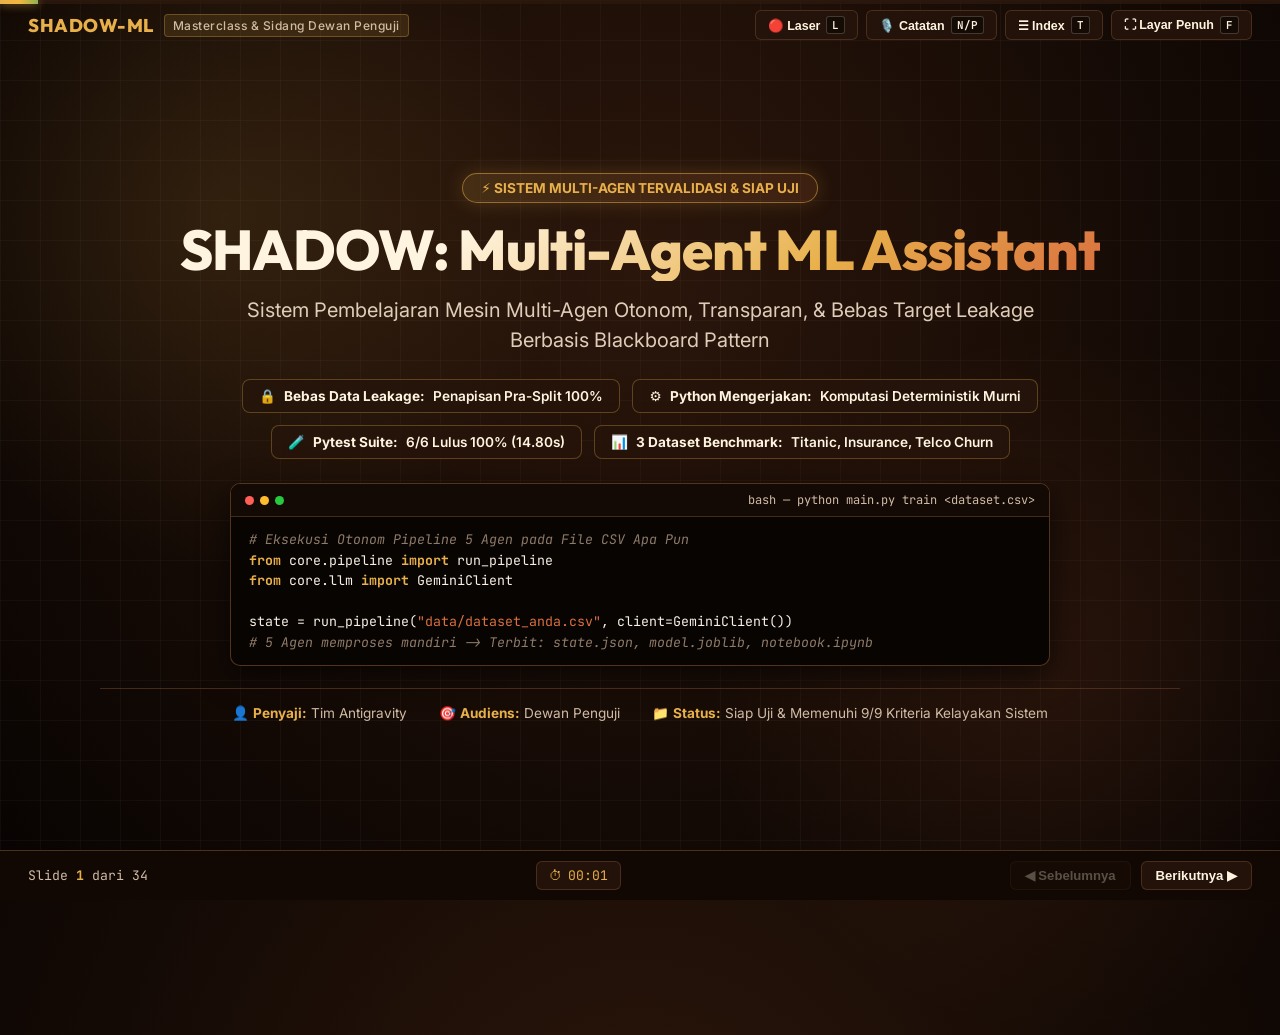
<file: slides.html>
<!DOCTYPE html>
<html lang="id">
<head>
  <meta charset="UTF-8">
  <meta name="viewport" content="width=device-width, initial-scale=1.0">
  <title>SHADOW-ML | Masterclass Presentation (34 Slide Lengkap & Mendalam)</title>
  <link rel="preconnect" href="https://fonts.googleapis.com">
  <link rel="preconnect" href="https://fonts.gstatic.com" crossorigin>
  <link href="https://fonts.googleapis.com/css2?family=Fredoka:wght@500;600;700&family=Inter:wght@400;500;600;700&family=JetBrains+Mono:wght@400;500;700&family=Nunito:wght@600;700;800&family=Outfit:wght@500;600;700;800&display=swap" rel="stylesheet">
  <style>
    :root {
      --bg-primary: #0a0503;
      --bg-secondary: #160b06;
      --bg-card: rgba(38, 21, 11, 0.78);
      --bg-card-hover: rgba(55, 30, 16, 0.9);
      --border-color: rgba(90, 58, 34, 0.7);
      --border-glow: rgba(232, 176, 74, 0.35);
      --text-main: #FFF4E0;
      --text-muted: #d0bba5;
      --text-faint: #8e7a68;
      
      /* Agent Themes */
      --accent-gold: #E8B04A;        /* Honey Amber / General Accent */
      --agent-framer: #F5B83D;       /* Stage 1: Problem Framer */
      --agent-wrangler: #8DB255;     /* Stage 2: Data Wrangler */
      --agent-guardian: #FF5C5C;     /* Stage 3: Model Guardian */
      --agent-storyteller: #D9703F;  /* Stage 4: Insight Storyteller */
      --agent-builder: #5B9BB5;      /* Stage 5: Notebook Builder */
      
      --danger: #FF5C5C;
      --success: #8DB255;
      --info: #5B9BB5;
      --warning: #F5B83D;

      --font-heading: 'Outfit', 'Fredoka', 'Nunito', system-ui, sans-serif;
      --font-body: 'Inter', system-ui, sans-serif;
      --font-mono: 'JetBrains Mono', monospace;
    }

    * { box-sizing: border-box; margin: 0; padding: 0; -webkit-font-smoothing: antialiased; }

    body {
      background: radial-gradient(ellipse at 50% 30%, #2b160b 0%, #140a05 60%, #070302 100%) !important;
      background-color: #070302 !important;
      color: var(--text-main);
      font-family: var(--font-body);
      overflow: hidden;
      height: 100vh;
      width: 100vw;
      display: flex;
      flex-direction: column;
      position: relative;
    }

    /* Ambient Glows */
    .ambient-glow-1 {
      position: absolute; top: -15%; left: -10%; width: 55vw; height: 55vw;
      background: radial-gradient(circle, rgba(232, 176, 74, 0.12) 0%, rgba(10, 5, 3, 0) 70%);
      pointer-events: none; z-index: 0;
    }
    .ambient-glow-2 {
      position: absolute; bottom: -15%; right: -10%; width: 55vw; height: 55vw;
      background: radial-gradient(circle, rgba(217, 112, 63, 0.1) 0%, rgba(10, 5, 3, 0) 70%);
      pointer-events: none; z-index: 0;
    }
    .ambient-grid {
      position: absolute; inset: 0;
      background-image: linear-gradient(rgba(255, 244, 224, 0.03) 1px, transparent 1px),
                        linear-gradient(90deg, rgba(255, 244, 224, 0.03) 1px, transparent 1px);
      background-size: 40px 40px;
      pointer-events: none; z-index: 0;
    }

    /* Progress Bar */
    .progress-bar-container {
      position: fixed; top: 0; left: 0; width: 100%; height: 4px;
      background: rgba(45, 26, 14, 0.8); z-index: 100;
    }
    .progress-bar {
      height: 100%; width: 3%;
      background: linear-gradient(90deg, #E8B04A, #F5B83D, #8DB255);
      transition: width 0.35s cubic-bezier(0.4, 0, 0.2, 1);
      box-shadow: 0 0 10px rgba(232, 176, 74, 0.7);
    }

    /* Header */
    header {
      position: fixed; top: 10px; left: 0; width: 100%; padding: 0 28px;
      display: flex; justify-content: space-between; align-items: center;
      z-index: 50; pointer-events: none;
    }
    .header-logo {
      font-family: var(--font-heading); font-weight: 800; font-size: 1.15rem;
      letter-spacing: 0.5px; color: var(--accent-gold); display: flex; align-items: center; gap: 10px;
      pointer-events: auto;
    }
    .header-logo span {
      font-size: 0.75rem; color: var(--text-muted); font-family: var(--font-body);
      font-weight: 500; background: rgba(232, 176, 74, 0.12); padding: 3px 8px;
      border-radius: 4px; border: 1px solid rgba(232, 176, 74, 0.3);
    }
    .header-controls {
      display: flex; gap: 8px; pointer-events: auto;
    }
    .btn-control {
      background: rgba(38, 21, 11, 0.85); border: 1px solid var(--border-color);
      color: var(--text-main); padding: 5px 12px; border-radius: 6px; font-size: 0.78rem;
      font-weight: 600; cursor: pointer; display: flex; align-items: center; gap: 6px;
      transition: all 0.2s ease; backdrop-filter: blur(8px);
    }
    .btn-control:hover {
      background: var(--accent-gold); color: #0a0503; border-color: var(--accent-gold);
      box-shadow: 0 0 12px rgba(232, 176, 74, 0.3);
    }
    .kbd-pill {
      background: rgba(0, 0, 0, 0.4); border: 1px solid rgba(255, 244, 224, 0.2);
      padding: 1px 5px; border-radius: 3px; font-size: 0.68rem; font-family: var(--font-mono);
    }

    /* Deck and Slides */
    main#deck {
      flex: 1; width: 100%; height: 100%; position: relative;
      padding-top: 52px; padding-bottom: 58px;
      display: flex; justify-content: center; align-items: center;
      z-index: 10;
    }
    .slide {
      position: absolute; inset: 52px 28px 58px 28px;
      display: none; flex-direction: column; justify-content: flex-start;
      padding: 16px 24px; opacity: 0; transform: translateY(8px);
      transition: opacity 0.3s ease, transform 0.3s ease;
      overflow-y: auto; overflow-x: hidden;
    }
    .slide.active {
      display: flex; opacity: 1; transform: translateY(0);
    }

    /* Slide Headers */
    .slide-badge {
      display: inline-flex; align-items: center; gap: 6px;
      font-size: 0.72rem; font-weight: 700; text-transform: uppercase; letter-spacing: 1px;
      color: var(--accent-gold); background: rgba(232, 176, 74, 0.12);
      border: 1px solid rgba(232, 176, 74, 0.3); padding: 3px 10px; border-radius: 20px;
      margin-bottom: 6px; width: fit-content;
    }
    .slide-title {
      font-family: var(--font-heading); font-size: 2.1rem; font-weight: 800; line-height: 1.18;
      letter-spacing: -0.5px; color: #FFF4E0; margin-bottom: 4px;
    }
    .slide-subtitle {
      font-size: 0.95rem; color: var(--text-muted); margin-bottom: 16px; font-weight: 400;
    }

    /* Common Card Styles */
    .glass-card {
      background: var(--bg-card);
      border: 1px solid var(--border-color);
      border-radius: 12px;
      padding: 16px 20px;
      backdrop-filter: blur(12px);
      box-shadow: 0 8px 24px rgba(0, 0, 0, 0.4);
      transition: border-color 0.2s ease, transform 0.2s ease;
    }
    .glass-card:hover {
      border-color: var(--border-glow);
    }
    .glass-card.highlight {
      border-color: rgba(232, 176, 74, 0.5);
      background: linear-gradient(145deg, rgba(45, 26, 14, 0.85) 0%, rgba(30, 16, 8, 0.92) 100%);
    }

    /* Feature List */
    ul.bullet-list {
      list-style: none; display: flex; flex-direction: column; gap: 10px;
    }
    ul.bullet-list li {
      position: relative; padding-left: 24px; font-size: 0.92rem; line-height: 1.48;
      color: var(--text-main);
    }
    ul.bullet-list li::before {
      content: "◆"; position: absolute; left: 0; top: 0; color: var(--accent-gold);
      font-size: 0.75rem;
    }
    ul.bullet-list li b { color: var(--accent-gold); }

    /* Custom Sleek Scrollbar */
    ::-webkit-scrollbar { width: 6px; height: 6px; }
    ::-webkit-scrollbar-track { background: rgba(10, 5, 3, 0.7); }
    ::-webkit-scrollbar-thumb { background: rgba(232, 176, 74, 0.4); border-radius: 4px; }
    ::-webkit-scrollbar-thumb:hover { background: var(--accent-gold); }

    /* Code Terminal Container */
    .terminal-box {
      background: #080402; border: 1px solid rgba(90, 58, 34, 0.9);
      border-radius: 10px; overflow: hidden; display: flex; flex-direction: column;
      box-shadow: 0 10px 30px rgba(0,0,0,0.6);
      text-align: left !important;
      width: 100%;
    }
    .terminal-header {
      background: #140a05; padding: 8px 14px; display: flex; align-items: center;
      justify-content: space-between; border-bottom: 1px solid rgba(90, 58, 34, 0.7);
    }
    .terminal-dots { display: flex; gap: 6px; }
    .dot { width: 9px; height: 9px; border-radius: 50%; }
    .dot-red { background: #ff5f56; }
    .dot-yellow { background: #ffbd2e; }
    .dot-green { background: #27c93f; }
    .terminal-title {
      font-family: var(--font-mono); font-size: 0.75rem; color: var(--text-muted);
    }
    .terminal-body {
      padding: 12px 18px; font-family: var(--font-mono); font-size: 0.83rem;
      line-height: 1.55; color: #f8f0e5; text-align: left !important;
      overflow-x: hidden; white-space: pre-wrap; word-break: break-word;
    }
    .terminal-body .c-comment { color: #8e7a68; font-style: italic; }
    .terminal-body .c-keyword { color: #E8B04A; font-weight: 700; }
    .terminal-body .c-func { color: #8DB255; }
    .terminal-body .c-str { color: #D9703F; }
    .terminal-body .c-num { color: #5B9BB5; }
    .terminal-body .c-hl { background: rgba(232, 176, 74, 0.15); border-left: 3px solid #E8B04A; padding-left: 6px; }

    /* Hero Slide Specifics */
    .hero-container {
      display: flex; flex-direction: column; align-items: center; justify-content: center;
      text-align: center; height: 100%; max-width: 1080px; margin: 0 auto;
    }
    .hero-badge-glow {
      display: inline-flex; align-items: center; gap: 8px;
      background: linear-gradient(90deg, rgba(232, 176, 74, 0.15), rgba(217, 112, 63, 0.15));
      border: 1.5px solid rgba(232, 176, 74, 0.5); padding: 6px 18px; border-radius: 30px;
      font-size: 0.85rem; font-weight: 700; color: var(--accent-gold); margin-bottom: 16px;
      box-shadow: 0 0 20px rgba(232, 176, 74, 0.2);
    }
    .hero-h1 {
      font-family: var(--font-heading); font-size: 3.5rem; font-weight: 800; line-height: 1.1;
      margin-bottom: 14px; letter-spacing: -1px;
      background: linear-gradient(135deg, #FFF4E0 30%, #E8B04A 70%, #D9703F 100%);
      -webkit-background-clip: text; -webkit-text-fill-color: transparent;
    }
    .hero-lead {
      font-size: 1.25rem; color: #dfcdb9; max-width: 860px; line-height: 1.5; margin-bottom: 24px;
    }
    .hero-pill-grid {
      display: flex; gap: 12px; justify-content: center; flex-wrap: wrap; margin-bottom: 24px;
    }
    .hero-pill {
      background: rgba(38, 21, 11, 0.85); border: 1px solid rgba(232, 176, 74, 0.3);
      padding: 8px 16px; border-radius: 8px; font-size: 0.85rem; font-weight: 600;
      color: #FFF4E0; display: flex; align-items: center; gap: 8px;
    }
    .hero-meta-footer {
      display: flex; gap: 32px; font-size: 0.85rem; color: var(--text-muted);
      border-top: 1px solid rgba(90, 58, 34, 0.7); padding-top: 16px; width: 100%;
      justify-content: center;
    }
    .hero-meta-footer b { color: var(--accent-gold); }

    /* Layout Grids */
    .grid-2 { display: grid; grid-template-columns: 1fr 1fr; gap: 18px; height: calc(100% - 90px); }
    .grid-2-wide-left { display: grid; grid-template-columns: 1.25fr 0.75fr; gap: 18px; height: calc(100% - 90px); }
    .grid-2-wide-right { display: grid; grid-template-columns: 0.85fr 1.15fr; gap: 18px; height: calc(100% - 90px); }
    .grid-3 { display: grid; grid-template-columns: repeat(3, 1fr); gap: 16px; }
    .grid-4 { display: grid; grid-template-columns: repeat(4, 1fr); gap: 14px; }
    .grid-5 { display: grid; grid-template-columns: repeat(5, 1fr); gap: 12px; }

    /* Pillar Cards (Principles & Kriteria Kelayakan) */
    .pillar-card {
      background: var(--bg-card); border: 1px solid var(--border-color); border-radius: 12px;
      padding: 16px; display: flex; flex-direction: column; gap: 10px; position: relative;
      overflow: hidden;
    }
    .pillar-card::before {
      content: ""; position: absolute; top: 0; left: 0; width: 100%; height: 3px;
      background: var(--accent-gold);
    }
    .pillar-card.agent-1::before { background: var(--agent-framer); }
    .pillar-card.agent-2::before { background: var(--agent-wrangler); }
    .pillar-card.agent-3::before { background: var(--agent-guardian); }
    .pillar-card.agent-4::before { background: var(--agent-storyteller); }
    .pillar-card.agent-5::before { background: var(--agent-builder); }
    .pillar-num {
      font-family: var(--font-heading); font-size: 1.4rem; font-weight: 800;
      color: var(--accent-gold); line-height: 1;
    }
    .pillar-title {
      font-family: var(--font-heading); font-size: 1.05rem; font-weight: 700; color: #FFF4E0;
    }
    .pillar-desc {
      font-size: 0.85rem; color: var(--text-muted); line-height: 1.45;
    }

    /* Warning / Hazard Cards */
    .hazard-card {
      background: rgba(45, 15, 12, 0.75); border: 1px solid rgba(255, 92, 92, 0.4);
      border-radius: 10px; padding: 14px; display: flex; flex-direction: column; gap: 6px;
    }
    .hazard-card:hover { border-color: rgba(255, 92, 92, 0.8); }
    .hazard-icon { font-size: 1.4rem; }
    .hazard-title { font-family: var(--font-heading); font-size: 0.98rem; font-weight: 700; color: #ff8b8b; }
    .hazard-desc { font-size: 0.82rem; color: #f2cfcf; line-height: 1.4; }

    /* Pipeline Flow Chart */
    .pipeline-container {
      display: flex; justify-content: space-between; align-items: stretch;
      gap: 12px; margin: 16px 0; position: relative;
    }
    .pipeline-step {
      flex: 1; background: var(--bg-card); border: 1.5px solid var(--border-color);
      border-radius: 12px; padding: 14px; display: flex; flex-direction: column;
      align-items: center; text-align: center; gap: 8px; position: relative;
      transition: all 0.2s ease;
    }
    .pipeline-step:hover {
      transform: translateY(-4px); box-shadow: 0 10px 25px rgba(0,0,0,0.5);
    }
    .pipeline-step.step-1 { border-color: rgba(245, 184, 61, 0.6); }
    .pipeline-step.step-2 { border-color: rgba(141, 178, 85, 0.6); }
    .pipeline-step.step-3 { border-color: rgba(255, 92, 92, 0.6); }
    .pipeline-step.step-4 { border-color: rgba(217, 112, 63, 0.6); }
    .pipeline-step.step-5 { border-color: rgba(91, 155, 181, 0.6); }
    .pipeline-badge {
      font-size: 0.7rem; font-weight: 800; padding: 2px 8px; border-radius: 12px;
      font-family: var(--font-mono);
    }
    .step-1 .pipeline-badge { background: rgba(245, 184, 61, 0.2); color: #F5B83D; }
    .step-2 .pipeline-badge { background: rgba(141, 178, 85, 0.2); color: #8DB255; }
    .step-3 .pipeline-badge { background: rgba(255, 92, 92, 0.2); color: #FF5C5C; }
    .step-4 .pipeline-badge { background: rgba(217, 112, 63, 0.2); color: #D9703F; }
    .step-5 .pipeline-badge { background: rgba(91, 155, 181, 0.2); color: #5B9BB5; }
    .pipeline-title { font-family: var(--font-heading); font-size: 0.95rem; font-weight: 700; color: #FFF; }
    .pipeline-desc { font-size: 0.78rem; color: var(--text-muted); line-height: 1.35; }
    .pipeline-arrow {
      display: flex; align-items: center; justify-content: center;
      color: var(--accent-gold); font-size: 1.2rem; font-weight: bold;
    }

    /* Big Metric Tiles */
    .metric-grid { display: grid; grid-template-columns: repeat(4, 1fr); gap: 14px; margin-bottom: 16px; }
    .metric-tile {
      background: rgba(30, 16, 9, 0.85); border: 1.5px solid var(--border-color);
      border-radius: 12px; padding: 14px; text-align: center; display: flex;
      flex-direction: column; justify-content: center; gap: 4px;
    }
    .metric-tile.highlight { border-color: var(--accent-gold); background: rgba(45, 26, 14, 0.9); }
    .metric-val {
      font-family: var(--font-heading); font-size: 2.2rem; font-weight: 800;
      color: var(--accent-gold); line-height: 1.1;
    }
    .metric-tile.green .metric-val { color: var(--success); }
    .metric-tile.blue .metric-val { color: var(--info); }
    .metric-tile.red .metric-val { color: var(--danger); }
    .metric-label { font-size: 0.78rem; color: var(--text-muted); text-transform: uppercase; font-weight: 600; }
    .metric-sub { font-size: 0.72rem; color: var(--text-faint); font-family: var(--font-mono); }

    /* Confusion Matrix 2x2 Table */
    .matrix-table {
      width: 100%; border-collapse: separate; border-spacing: 4px;
      font-family: var(--font-mono); margin-top: 8px;
    }
    .matrix-table th {
      font-size: 0.75rem; color: var(--text-muted); padding: 4px; text-align: center;
    }
    .matrix-table td {
      padding: 10px; text-align: center; border-radius: 6px; font-weight: 700; font-size: 0.95rem;
    }
    .matrix-cell-tn { background: rgba(141, 178, 85, 0.25); color: #b7e37d; border: 1px solid rgba(141, 178, 85, 0.4); }
    .matrix-cell-fp { background: rgba(255, 92, 92, 0.2); color: #ff9b9b; border: 1px solid rgba(255, 92, 92, 0.3); }
    .matrix-cell-fn { background: rgba(255, 92, 92, 0.2); color: #ff9b9b; border: 1px solid rgba(255, 92, 92, 0.3); }
    .matrix-cell-tp { background: rgba(141, 178, 85, 0.25); color: #b7e37d; border: 1px solid rgba(141, 178, 85, 0.4); }

    /* Mathematical Box */
    .math-card {
      background: rgba(18, 10, 5, 0.95); border: 1px solid rgba(232, 176, 74, 0.4);
      border-radius: 12px; padding: 18px; font-family: var(--font-mono);
      display: flex; flex-direction: column; gap: 12px;
    }
    .math-eq {
      font-size: 1.05rem; color: #FFF4E0; background: rgba(45, 26, 14, 0.6);
      padding: 10px 14px; border-radius: 8px; border-left: 3px solid var(--accent-gold);
    }

    /* Matriks Kriteria Sistem */
    .kriteria-card {
      background: var(--bg-card); border: 1px solid var(--border-color); border-radius: 10px;
      padding: 12px 14px; display: flex; align-items: flex-start; gap: 10px;
    }
    .kriteria-badge {
      font-size: 0.72rem; font-weight: 800; padding: 3px 6px; border-radius: 4px;
      white-space: nowrap; font-family: var(--font-mono);
    }
    .kriteria-badge.pass { background: rgba(141, 178, 85, 0.25); color: #8DB255; border: 1px solid rgba(141, 178, 85, 0.4); }
    .kriteria-badge.ready { background: rgba(232, 176, 74, 0.25); color: #E8B04A; border: 1px solid rgba(232, 176, 74, 0.4); }
    .kriteria-title { font-size: 0.88rem; font-weight: 700; color: #FFF4E0; margin-bottom: 2px; }
    .kriteria-desc { font-size: 0.78rem; color: var(--text-muted); line-height: 1.35; }

    /* Footer Navigation */
    footer {
      position: fixed; bottom: 0; left: 0; width: 100%; height: 50px; padding: 0 28px;
      background: rgba(18, 9, 4, 0.96); border-top: 1px solid rgba(90, 58, 34, 0.8);
      display: flex; justify-content: space-between; align-items: center; z-index: 50;
      backdrop-filter: blur(10px);
    }
    .slide-counter { font-family: var(--font-mono); font-size: 0.82rem; color: var(--text-muted); }
    .slide-counter b { color: var(--accent-gold); }
    .footer-nav { display: flex; align-items: center; gap: 10px; }
    .btn-nav {
      background: rgba(38, 21, 11, 0.9); border: 1px solid var(--border-color); color: #FFF4E0;
      padding: 6px 14px; border-radius: 6px; font-size: 0.82rem; font-weight: 700; cursor: pointer;
      display: flex; align-items: center; gap: 6px; transition: all 0.2s ease;
    }
    .btn-nav:hover:not(:disabled) {
      background: var(--accent-gold); color: #0a0503; border-color: var(--accent-gold);
    }
    .btn-nav:disabled { opacity: 0.3; cursor: not-allowed; }

    /* Speaker Notes Modal */
    #speaker-notes-modal {
      position: fixed; bottom: 58px; left: 28px; right: 28px; max-height: 200px;
      background: rgba(18, 9, 4, 0.97); border: 1.5px solid var(--accent-gold);
      border-radius: 10px; padding: 14px 18px; backdrop-filter: blur(20px); z-index: 90;
      box-shadow: 0 -10px 30px rgba(0, 0, 0, 0.8); display: none; flex-direction: column; overflow-y: auto;
    }
    #speaker-notes-modal.show { display: flex; }
    .notes-header {
      display: flex; justify-content: space-between; align-items: center; margin-bottom: 6px;
      border-bottom: 1px solid var(--border-color); padding-bottom: 4px;
    }
    .notes-title {
      font-family: var(--font-heading); font-size: 0.85rem; font-weight: 700; color: var(--accent-gold);
      text-transform: uppercase; letter-spacing: 0.5px;
    }
    .notes-content { font-size: 0.9rem; line-height: 1.55; color: #FFF4E0; }

    /* Thumb Drawer */
    #thumb-drawer {
      position: fixed; top: 0; right: -360px; width: 360px; height: 100%;
      background: rgba(18, 9, 4, 0.98); border-left: 1.5px solid var(--border-color);
      backdrop-filter: blur(20px); z-index: 95; padding: 20px; overflow-y: auto;
      transition: right 0.3s ease; display: flex; flex-direction: column; gap: 8px;
    }
    #thumb-drawer.open { right: 0; }
    .thumb-header {
      font-family: var(--font-heading); font-weight: 700; font-size: 1.05rem;
      color: #FFF4E0; margin-bottom: 10px; display: flex; justify-content: space-between;
      align-items: center; border-bottom: 1px solid var(--border-color); padding-bottom: 8px;
    }
    .thumb-item {
      padding: 8px 12px; background: rgba(38, 21, 11, 0.7); border: 1px solid var(--border-color);
      border-radius: 6px; cursor: pointer; font-size: 0.78rem; color: #FFF4E0;
      display: flex; align-items: center; gap: 8px; transition: all 0.15s ease;
    }
    .thumb-item:hover, .thumb-item.active {
      background: rgba(232, 176, 74, 0.15); border-color: var(--accent-gold); color: var(--accent-gold);
    }
    .thumb-num {
      font-family: var(--font-mono); font-weight: 700; font-size: 0.72rem; color: var(--accent-gold);
    }

    /* Laser Pointer */
    #laser-pointer {
      position: fixed; width: 14px; height: 14px; border-radius: 50%;
      background: #ff3333;
      box-shadow: 0 0 10px 3px rgba(255, 51, 51, 0.9), 0 0 20px 6px rgba(232, 176, 74, 0.5);
      pointer-events: none; z-index: 9999; display: none;
      transform: translate(-50%, -50%);
    }

    /* Timer Box */
    .timer-box {
      font-family: var(--font-mono); font-size: 0.82rem; color: var(--accent-gold);
      background: rgba(38, 21, 11, 0.9); border: 1px solid var(--border-color);
      padding: 5px 12px; border-radius: 6px; cursor: pointer; user-select: none;
      transition: all 0.2s ease; display: flex; align-items: center; gap: 6px;
    }
    .timer-box:hover {
      border-color: var(--accent-gold); background: rgba(232, 176, 74, 0.15);
    }
    .slide-counter {
      cursor: pointer; user-select: none; transition: color 0.2s ease;
    }
    .slide-counter:hover b {
      text-decoration: underline; color: #FFF;
    }

    /* Print Stylesheet for PDF Export (Ctrl + P) */
    @media print {
      body {
        overflow: visible !important; height: auto !important; width: 100% !important;
        background: #070302 !important; -webkit-print-color-adjust: exact !important;
        print-color-adjust: exact !important;
      }
      header, footer, .progress-bar-container, #speaker-notes-modal, #thumb-drawer,
      .ambient-glow-1, .ambient-glow-2, .ambient-grid, #laser-pointer {
        display: none !important;
      }
      main#deck {
        padding: 0 !important; display: block !important; height: auto !important;
        position: static !important;
      }
      .slide {
        display: flex !important; position: relative !important; inset: auto !important;
        opacity: 1 !important; transform: none !important; page-break-after: always !important;
        break-after: page !important; width: 100vw !important; height: 100vh !important;
        padding: 28px 36px !important; box-sizing: border-box !important; overflow: visible !important;
      }
    }
  </style>
</head>
<body>
  <div id="laser-pointer"></div>
  <div class="ambient-glow-1"></div>
  <div class="ambient-glow-2"></div>
  <div class="ambient-grid"></div>
  <div class="progress-bar-container"><div class="progress-bar" id="progressBar"></div></div>

  <header>
    <div class="header-logo">SHADOW-ML <span>Masterclass & Sidang Dewan Penguji</span></div>
    <div class="header-controls">
      <button class="btn-control" id="btnLaser" title="Laser Pointer (L)">🔴 Laser <span class="kbd-pill">L</span></button>
      <button class="btn-control" id="btnNotesToggle" title="Buka Catatan Pembicara (N / P)">🎙️ Catatan <span class="kbd-pill">N/P</span></button>
      <button class="btn-control" id="btnThumbToggle" title="Daftar Slide (T)">☰ Index <span class="kbd-pill">T</span></button>
      <button class="btn-control" id="btnFullscreen" title="Layar Penuh (F)">⛶ Layar Penuh <span class="kbd-pill">F</span></button>
    </div>
  </header>

  <main id="deck">
    <!-- SLIDE 01: HERO SPLASH -->
    <section class="slide active" data-slide="1">
      <div class="hero-container">
        <div class="hero-badge-glow">⚡ SISTEM MULTI-AGEN TERVALIDASI & SIAP UJI</div>
        <h1 class="hero-h1">SHADOW: Multi-Agent ML Assistant</h1>
        <p class="hero-lead">Sistem Pembelajaran Mesin Multi-Agen Otonom, Transparan, & Bebas Target Leakage Berbasis Blackboard Pattern</p>
        
        <div class="hero-pill-grid">
          <div class="hero-pill">🔒 <b>Bebas Data Leakage:</b> Penapisan Pra-Split 100%</div>
          <div class="hero-pill">⚙️ <b>Python Mengerjakan:</b> Komputasi Deterministik Murni</div>
          <div class="hero-pill">🧪 <b>Pytest Suite:</b> 6/6 Lulus 100% (14.80s)</div>
          <div class="hero-pill">📊 <b>3 Dataset Benchmark:</b> Titanic, Insurance, Telco Churn</div>
        </div>

        <div class="terminal-box" style="max-width: 820px; width: 100%; margin-bottom: 22px;">
          <div class="terminal-header">
            <div class="terminal-dots"><span class="dot dot-red"></span><span class="dot dot-yellow"></span><span class="dot dot-green"></span></div>
            <div class="terminal-title">bash — python main.py train &lt;dataset.csv&gt;</div>
          </div>
          <div class="terminal-body"><span class="c-comment"># Eksekusi Otonom Pipeline 5 Agen pada File CSV Apa Pun</span>
<span class="c-keyword">from</span> core.pipeline <span class="c-keyword">import</span> run_pipeline
<span class="c-keyword">from</span> core.llm <span class="c-keyword">import</span> GeminiClient

state = run_pipeline(<span class="c-str">"data/dataset_anda.csv"</span>, client=GeminiClient())
<span class="c-comment"># 5 Agen memproses mandiri -> Terbit: state.json, model.joblib, notebook.ipynb</span></div>
        </div>

        <div class="hero-meta-footer">
          <div>👤 <b>Penyaji:</b> Tim Antigravity</div>
          <div>🎯 <b>Audiens:</b> Dewan Penguji</div>
          <div>📁 <b>Status:</b> Siap Uji & Memenuhi 9/9 Kriteria Kelayakan Sistem</div>
        </div>
      </div>
      <div class="notes-data" style="display:none;">Selamat pagi Bapak dan Ibu Bapak dan Ibu Dewan Penguji. Hari ini kami mempresentasikan SHADOW: Multi-Agent Machine Learning Assistant. Sistem ini dibangun dengan kepatuhan mutlak terhadap standar rekayasa perangkat lunak sains data, memprioritaskan validitas metodologi sains data di atas tampilan kosmetik semata. Seluruh angka berasal dari eksekusi Python lokal, bukan halusinasi LLM.</div>
    </section>
    <!-- SLIDE 02: EXECUTIVE SUMMARY -->
    <section class="slide" data-slide="2">
      <div class="slide-badge">RINGKASAN EKSEKUTIF</div>
      <h2 class="slide-title">Integritas Sains Data Berbasis Bukti</h2>
      <p class="slide-subtitle">Menolak rekayasa hasil dan memastikan seluruh angka berasal dari komputasi Scikit-Learn lokal</p>
      
      <div class="grid-2-wide-left">
        <div class="grid-2" style="height: auto; gap: 14px;">
          <div class="glass-card">
            <div style="font-size: 1.5rem; margin-bottom: 6px;">🛡️</div>
            <h3 style="font-family: var(--font-heading); font-size: 1.05rem; color: #FFF4E0; margin-bottom: 6px;">Local & Private Execution</h3>
            <p style="font-size: 0.84rem; color: var(--text-muted); line-height: 1.45;">Seluruh pemrosesan dataset mentah, transformasi fitur, dan pelatihan model berjalan 100% lokal pada mesin pengguna tanpa mengunggah data privat ke pihak luar.</p>
          </div>
          <div class="glass-card">
            <div style="font-size: 1.5rem; margin-bottom: 6px;">🎯</div>
            <h3 style="font-family: var(--font-heading); font-size: 1.05rem; color: #FFF4E0; margin-bottom: 6px;">Zero Metric Hallucination</h3>
            <p style="font-size: 0.84rem; color: var(--text-muted); line-height: 1.45;">Agen AI dilarang keras mengarang skor metrik, akurasi, atau nilai R2 dari memori generatifnya. Seluruh angka dikunci di state.json oleh Python sebelum narasi dirakit.</p>
          </div>
          <div class="glass-card">
            <div style="font-size: 1.5rem; margin-bottom: 6px;">📜</div>
            <h3 style="font-family: var(--font-heading); font-size: 1.05rem; color: #FFF4E0; margin-bottom: 6px;">Forensic Audit Trail</h3>
            <p style="font-size: 0.84rem; color: var(--text-muted); line-height: 1.45;">Setiap keputusan dan komunikasi agen AI dicatat forensik di outputs/llm_log.jsonl lengkap dengan timestamp ISO, nama agen, latensi milidetik, prompt mentah, dan response JSON.</p>
          </div>
          <div class="glass-card">
            <div style="font-size: 1.5rem; margin-bottom: 6px;">🔄</div>
            <h3 style="font-family: var(--font-heading); font-size: 1.05rem; color: #FFF4E0; margin-bottom: 6px;">Reproducibility Terjamin</h3>
            <p style="font-size: 0.84rem; color: var(--text-muted); line-height: 1.45;">Setiap sesi riset menghasilkan notebook.ipynb mandiri yang diverifikasi ulang menggunakan nbclient headless kernel python3 tanpa ada runtime error.</p>
          </div>
        </div>

        <div class="terminal-box" style="height: 100%;">
          <div class="terminal-header">
            <div class="terminal-dots"><span class="dot dot-red"></span><span class="dot dot-yellow"></span><span class="dot dot-green"></span></div>
            <div class="terminal-title">core/pipeline.py: Penegakan Komputasi Deterministik</div>
          </div>
          <div class="terminal-body"><span class="c-comment"># Evaluasi Python lokal Scikit-Learn</span>
metrics = {
    <span class="c-str">"accuracy"</span>: float(accuracy_score(y_test, y_pred)),
    <span class="c-str">"roc_auc"</span>: float(roc_auc_score(y_test, y_prob)),
    <span class="c-str">"brier_score"</span>: float(brier_score_loss(y_test, y_prob)),
    <span class="c-str">"confusion_matrix"</span>: confusion_matrix(
        y_test, y_pred
    ).tolist()
}

<span class="c-comment"># Metrik dikunci ke state.json SEBELUM agen</span>
<span class="c-comment"># Insight Storyteller diizinkan menulis laporan!</span>
state[<span class="c-str">"evaluation"</span>] = metrics
logger.info(<span class="c-str">"Metrik diverifikasi dari Scikit-Learn."</span>)</div>
        </div>
      </div>
      <div class="notes-data" style="display:none;">Sistem kami membedakan secara tegas antara penalaran agen dan komputasi deterministik. Tidak ada satu pun angka di laporan akhir yang tidak berasal dari eksekusi kode Scikit-Learn lokal. Agen AI hanya bertugas menafsirkan angka yang telah dikomputasi sebelumnya oleh mesin Python.</div>
    </section>
    <!-- SLIDE 03: AUTOML CRISIS -->
    <section class="slide" data-slide="3">
      <div class="slide-badge" style="color: var(--danger); border-color: rgba(255,92,92,0.4); background: rgba(255,92,92,0.1);">LANDASAN MASALAH</div>
      <h2 class="slide-title">Krisis Integritas pada AutoML & Wrapper LLM Tradisional</h2>
      <p class="slide-subtitle">Lima kegagalan fundamental yang sering merusak validitas sistem machine learning otomatis di industri</p>
      
      <div class="grid-5" style="margin-bottom: 16px;">
        <div class="hazard-card">
          <div class="hazard-icon">⚠️</div>
          <div class="hazard-title">1. Target Leakage</div>
          <div class="hazard-desc">Fitur masa depan atau proksi target bocor ke matriks latih, memicu skor akurasi palsu 99% yang runtuh saat fase produksi.</div>
        </div>
        <div class="hazard-card">
          <div class="hazard-icon">🎭</div>
          <div class="hazard-title">2. Halusinasi Metrik</div>
          <div class="hazard-desc">LLM generatif mengarang angka evaluasi tanpa pernah mengeksekusi interpreter kode Python lokal.</div>
        </div>
        <div class="hazard-card">
          <div class="hazard-icon">💥</div>
          <div class="hazard-title">3. Notebook Rusak</div>
          <div class="hazard-desc">Artefak jupyter kehilangan pustaka dependensi atau urutan sel tidak sinkron sehingga gagal saat direplay.</div>
        </div>
        <div class="hazard-card">
          <div class="hazard-icon">🔄</div>
          <div class="hazard-title">4. Endless Debate</div>
          <div class="hazard-desc">Arsitektur multi-agen berdebat tanpa henti (critique loops), menghabiskan token dan membuat latency membengkak.</div>
        </div>
        <div class="hazard-card">
          <div class="hazard-icon">📦</div>
          <div class="hazard-title">5. Black-Box Decision</div>
          <div class="hazard-desc">Praktisi tidak mengetahui alasan mengapa fitur dibuang atau model dipilih karena tiadanya audit trail.</div>
        </div>
      </div>

      <div class="glass-card" style="border-left: 4px solid var(--danger); display: flex; align-items: center; justify-content: space-between; gap: 16px;">
        <div>
          <div style="font-family: var(--font-heading); font-weight: 700; color: #ff8b8b; font-size: 0.95rem; margin-bottom: 2px;">Contoh Nyata Bahaya Kebocoran Data (Target Leakage):</div>
          <div style="font-size: 0.85rem; color: var(--text-muted);">Pada dataset Churn, kolom <code>NextMonthCharges</code> memiliki korelasi r = 0.999 dengan target. Model naif akan menghasilkan akurasi 100%, padahal data ini belum ada pada t = 0 di dunia nyata! SHADOW menapis fitur ini secara otomatis sebelum partisi train/test dibentuk.</div>
        </div>
        <div style="font-family: var(--font-mono); font-size: 0.8rem; background: rgba(0,0,0,0.5); padding: 8px 14px; border-radius: 6px; white-space: nowrap; border: 1px solid rgba(255,92,92,0.3); color: #ff9b9b;">
          |r| >= 0.90 ➔ AUTO DROP
        </div>
      </div>
      <div class="notes-data" style="display:none;">Banyak sistem AutoML dan wrapper LLM modern gagal di dunia nyata karena lima masalah ini. SHADOW hadir dengan sistem perlindungan deterministik untuk menuntaskan kelima kelemahan tersebut. Kami menolak perdebatan agen tak tentu arah dan memberlakukan penapisan leakage pra-split.</div>
    </section>
    <!-- SLIDE 04: 5 PRINCIPLES -->
    <section class="slide" data-slide="4">
      <div class="slide-badge">PONDASI METODOLOGI & ARSITEKTUR</div>
      <h2 class="slide-title">Lima Prinsip Utama yang Mengikat</h2>
      <p class="slide-subtitle">Pondasi arsitektur perangkat lunak yang tidak boleh dilanggar dalam kondisi operasional apa pun</p>
      
      <div class="grid-5" style="margin-bottom: 16px;">
        <div class="pillar-card">
          <div class="pillar-num">I</div>
          <div class="pillar-title">LLM Memutuskan, Python Mengerjakan</div>
          <div class="pillar-desc">Pemisahan mutlak: Agen AI merencanakan strategi dalam format JSON; fungsi Scikit-Learn mengeksekusi komputasi numerik.</div>
        </div>
        <div class="pillar-card">
          <div class="pillar-num">II</div>
          <div class="pillar-title">Semua Angka dari Eksekusi Kode</div>
          <div class="pillar-desc">Setiap angka di laporan akhir (akurasi, ROC-AUC, koefisien) wajib berasal dari kamus fakta Python state.json.</div>
        </div>
        <div class="pillar-card">
          <div class="pillar-num">III</div>
          <div class="pillar-title">Tidak Ada Data Hardcode</div>
          <div class="pillar-desc">Dataset berbeda wajib menghasilkan keputusan, pilihan model, dan grafik yang berbeda sesuai karakteristik intrinsik data.</div>
        </div>
        <div class="pillar-card">
          <div class="pillar-num">IV</div>
          <div class="pillar-title">Gagal Harus Terlihat</div>
          <div class="pillar-desc">Jika koneksi LLM terputus, sistem berhenti seketika dengan pesan transparan. Dilarang menutupi error dengan teks karangan.</div>
        </div>
        <div class="pillar-card">
          <div class="pillar-num">V</div>
          <div class="pillar-title">Klaim Harus Bisa Dibuktikan</div>
          <div class="pillar-desc">Setiap pernyataan performa wajib didukung oleh test case pytest, artefak notebook, dan log eksekusi nyata.</div>
        </div>
      </div>

      <div class="terminal-box">
        <div class="terminal-header">
          <div class="terminal-dots"><span class="dot dot-red"></span><span class="dot dot-yellow"></span><span class="dot dot-green"></span></div>
          <div class="terminal-title">core/llm.py: Penerapan Prinsip 4 (Gagal Harus Terlihat)</div>
        </div>
        <div class="terminal-body"><span class="c-keyword">try</span>:
    response = client.models.generate_content(model=<span class="c-str">"gemini-3.1-flash-lite"</span>, contents=prompt)
<span class="c-keyword">except</span> Exception <span class="c-keyword">as</span> err:
    <span class="c-comment"># Prinsip Integritas: DILARANG mengarang teks pengganti saat koneksi mati!</span>
    logger.error(f<span class="c-str">"Koneksi LLM terputus: {err}"</span>)
    <span class="c-keyword">raise</span> SystemExit(<span class="c-str">"Pipeline berhenti: Layanan LLM offline (Prinsip Integritas: Gagal Harus Terlihat)."</span>)</div>
      </div>
      <div class="notes-data" style="display:none;">Prinsip ini adalah pakta integritas kami. Kami tidak pernah menutupi kegagalan sistem dengan pesan palsu, dan kami tidak pernah menggunakan data hardcode. Jika dewan penguji mematikan koneksi internet, sistem kami dengan bangga akan menampilkan error transparan dan berhenti dengan aman.</div>
    </section>
    <!-- SLIDE 05: DATA SCOPE -->
    <section class="slide" data-slide="5">
      <div class="slide-badge">SPESIFIKASI DATA & RUANG LINGKUP</div>
      <h2 class="slide-title">Batasan Data & Cakupan Masalah</h2>
      <p class="slide-subtitle">Spesifikasi masukan dataset tabular mandiri yang didukung secara resmi dan batasan tegas sistem</p>
      
      <div class="grid-2-wide-left">
        <div class="grid-2" style="height: auto; gap: 14px;">
          <div class="glass-card" style="border-left: 4px solid var(--success);">
            <div style="font-family: var(--font-heading); font-size: 1.1rem; color: #b7e37d; margin-bottom: 8px;">🟢 Cakupan Tabular yang Didukung Penuh</div>
            <ul class="bullet-list">
              <li><b>Format Masukan:</b> Satu berkas CSV tabular mandiri (Single CSV file).</li>
              <li><b>Batas Kapasitas:</b> Maksimal ±50.000 baris dan ±50 kolom fitur.</li>
              <li><b>Tipe Fitur:</b> Numerik kontinu/diskrit, kategorikal teks, dan penanda waktu sederhana.</li>
              <li><b>Tipe Tugas:</b> Klasifikasi biner, klasifikasi multikelas, dan regresi nilai kontinu.</li>
              <li><b>Kesiapan Data Uji:</b> Siap diuji langsung pada file CSV baru apa pun dari dewan penguji.</li>
            </ul>
          </div>

          <div class="glass-card" style="border-left: 4px solid var(--danger);">
            <div style="font-family: var(--font-heading); font-size: 1.1rem; color: #ff8b8b; margin-bottom: 8px;">🔴 Batasan Tegas di Luar Ruang Lingkup</div>
            <ul class="bullet-list">
              <li><b>Pemrosesan NLP:</b> Tidak memproses korpus teks bebas besar tanpa struktur.</li>
              <li><b>Computer Vision:</b> Tidak mendukung citra foto, video, atau data spasial 2D/3D.</li>
              <li><b>Sinyal Audio & IoT:</b> Tidak mendukung pemrosesan spektrum suara atau sinyal gelombang.</li>
              <li><b>Grafik Kompleks:</b> Tidak mendukung relasi graph berbobot dinamis.</li>
              <li><b>Multi-Table Relational:</b> Tidak mendukung skema snowflake/star database multi-tabel.</li>
            </ul>
          </div>
        </div>

        <div class="terminal-box" style="height: 100%;">
          <div class="terminal-header">
            <div class="terminal-dots"><span class="dot dot-red"></span><span class="dot dot-yellow"></span><span class="dot dot-green"></span></div>
            <div class="terminal-title">core/pipeline.py: Validasi Batasan Masukan Tabular</div>
          </div>
          <div class="terminal-body"><span class="c-keyword">def</span> <span class="c-func">validate_tabular_input</span>(csv_path: str) -> pd.DataFrame:
    df = pd.read_csv(csv_path)
    
    <span class="c-comment"># Penegakan Batasan Kapasitas Sistem</span>
    <span class="c-keyword">if</span> len(df) > 50_000:
        <span class="c-keyword">raise</span> ValueError(
            <span class="c-str">"Dataset melampaui batas kapasitas sistem (50.000 baris)"</span>
        )
    <span class="c-keyword">if</span> len(df.columns) > 50:
        <span class="c-keyword">raise</span> ValueError(
            <span class="c-str">"Jumlah kolom melampaui batas kapasitas sistem (50 kolom)"</span>
        )
    <span class="c-keyword">if</span> len(df.columns) < 2:
        <span class="c-keyword">raise</span> ValueError(
            <span class="c-str">"Dataset tabular minimal memiliki 2 kolom"</span>
        )
        
    <span class="c-keyword">return</span> df</div>
        </div>
      </div>
      <div class="notes-data" style="display:none;">Batasan data tabular kami terdefinisi dengan sangat jelas. Sistem dirancang fokus dan sangat tangguh, memastikan sistem fokus dan sangat tangguh pada data terstruktur tabular standar industri.</div>
    </section>
    <!-- SLIDE 06: PIPELINE ARCHITECTURE -->
    <section class="slide" data-slide="6">
      <div class="slide-badge">ARSITEKTUR PIPELINE MULTI-AGEN</div>
      <h2 class="slide-title">Arsitektur 5 Tahap Sekuensial Agen</h2>
      <p class="slide-subtitle">Alur linier deterministik berbasis Single State Blackboard (state.json) tanpa perdebatan melingkar</p>
      
      <div class="pipeline-container">
        <div class="pipeline-step step-1">
          <span class="pipeline-badge">TAHAP 1</span>
          <div style="font-size: 1.8rem;">🎯</div>
          <div class="pipeline-title">Problem Framer</div>
          <div class="pipeline-desc">Menentukan sasaran bisnis, identifikasi kolom target, tipe tugas, & seleksi metrik primer (PR-AUC/ROC-AUC/R2).</div>
        </div>
        <div class="pipeline-arrow">➔</div>
        <div class="pipeline-step step-2">
          <span class="pipeline-badge">TAHAP 2</span>
          <div style="font-size: 1.8rem;">🧹</div>
          <div class="pipeline-title">Data Wrangler</div>
          <div class="pipeline-desc">Pemusnahan ID (>95% unik), imputasi median/modus, isolasi leakage pra-split, & perakitan ColumnTransformer.</div>
        </div>
        <div class="pipeline-arrow">➔</div>
        <div class="pipeline-step step-3">
          <span class="pipeline-badge">TAHAP 3</span>
          <div style="font-size: 1.8rem;">⚖️</div>
          <div class="pipeline-title">Model Guardian</div>
          <div class="pipeline-desc">Evaluasi 5-Fold CV: Baseline Dummy vs Model Linear vs Ensemble, overfit check, & penegakan Occam's Razor.</div>
        </div>
        <div class="pipeline-arrow">➔</div>
        <div class="pipeline-step step-4">
          <span class="pipeline-badge">TAHAP 4</span>
          <div style="font-size: 1.8rem;">📊</div>
          <div class="pipeline-title">Insight Storyteller</div>
          <div class="pipeline-desc">Ekstraksi koefisien Scikit-Learn nyata, perenderan 4 diagram PNG publikasi, & wawasan bisnis terverifikasi.</div>
        </div>
        <div class="pipeline-arrow">➔</div>
        <div class="pipeline-step step-5">
          <span class="pipeline-badge">TAHAP 5</span>
          <div style="font-size: 1.8rem;">📓</div>
          <div class="pipeline-title">Notebook Builder</div>
          <div class="pipeline-desc">Sintesis notebook.ipynb mandiri, validasi re-eksekusi headless nbclient, & ekspor model.joblib + schema.json.</div>
        </div>
      </div>

      <div class="glass-card" style="display: flex; align-items: center; justify-content: space-between; gap: 20px;">
        <div>
          <div style="font-family: var(--font-heading); font-weight: 700; color: var(--accent-gold); font-size: 0.95rem; margin-bottom: 2px;">Blackboard Pattern: Single Source of Truth (SSOT)</div>
          <div style="font-size: 0.85rem; color: var(--text-muted);">Setiap agen membaca <code>state.json</code>, menambahkan hasil kerjanya, lalu menyerahkan kendali ke tahap berikutnya secara sekuensial. Tidak ada agen yang berbicara mundur atau saling mendebat. Ini menjamin latensi rendah, determinisme mutlak, dan keandalan tinggi.</div>
        </div>
        <div style="font-family: var(--font-mono); font-size: 0.78rem; background: rgba(0,0,0,0.6); padding: 10px 16px; border-radius: 8px; border: 1px solid var(--border-color); white-space: nowrap; color: #b7e37d;">
          outputs/&lt;run_id&gt;/state.json
        </div>
      </div>
      <div class="notes-data" style="display:none;">Arsitektur kami melarang keras perdebatan berulang antar-agen (critique loops). Alur kami berjalan maju sekuensial. Setiap agen membaca SharedState, menambahkan hasil kerjanya, lalu menyerahkan kendali ke tahap berikutnya. Tidak ada loop yang bisa membuat sistem terjebak.</div>
    </section>
    <!-- SLIDE 07: LLM DISCIPLINE -->
    <section class="slide" data-slide="7">
      <div class="slide-badge">MANAJEMEN LLM & KEAMANAN</div>
      <h2 class="slide-title">Disiplin LLM & Audit Trail Forensik</h2>
      <p class="slide-subtitle">Penyedia tunggal Gemini, isolasi API key lokal, skema JSON ketat, dan perekaman transparan llm_log.jsonl</p>
      
      <div class="grid-2">
        <div class="glass-card" style="display: flex; flex-direction: column; justify-content: space-around;">
          <div>
            <h3 style="font-family: var(--font-heading); font-size: 1.1rem; color: var(--accent-gold); margin-bottom: 8px;">Pilar Pengendalian LLM:</h3>
            <ul class="bullet-list">
              <li><b>Penyedia Tunggal:</b> Menggunakan model Gemini via gateway terpusat di <code>core/llm.py</code>.</li>
              <li><b>Keamanan Kredensial:</b> API key disimpan di berkas <code>.env</code> lokal (dilengkapi template <code>.env.example</code>).</li>
              <li><b>Validasi Skema JSON:</b> Respons LLM diwajibkan berupa JSON terstruktur. Format cacat memicu retry otomatis maksimal 2 kali.</li>
              <li><b>Perekaman Forensik:</b> Setiap permintaan dicatat di <code>outputs/&lt;run_id&gt;/llm_log.jsonl</code>.</li>
            </ul>
          </div>
          <div style="background: rgba(45, 26, 14, 0.6); border: 1px solid var(--border-color); padding: 12px; border-radius: 8px;">
            <div style="font-size: 0.82rem; color: var(--text-muted);"><b style="color:var(--accent-gold);">Bukti Nyata Panggilan API:</b> Log forensik membuktikan kepada dewan penguji bahwa agen AI kami benar-benar memanggil LLM secara riil, bukan sekadar simulasi teks atau fungsi tiruan.</div>
          </div>
        </div>

        <div class="terminal-box">
          <div class="terminal-header">
            <div class="terminal-dots"><span class="dot dot-red"></span><span class="dot dot-yellow"></span><span class="dot dot-green"></span></div>
            <div class="terminal-title">outputs/run_titanic/llm_log.jsonl (Audit Trail Nyata)</div>
          </div>
          <div class="terminal-body">{
  <span class="c-keyword">"timestamp"</span>: <span class="c-str">"2026-10-18T07:15:22.104Z"</span>,
  <span class="c-keyword">"agent"</span>: <span class="c-str">"problem_framer"</span>,
  <span class="c-keyword">"model"</span>: <span class="c-str">"gemini-3.1-flash-lite"</span>,
  <span class="c-keyword">"latency_ms"</span>: <span class="c-num">1240</span>,
  <span class="c-keyword">"prompt"</span>: <span class="c-str">"Analisis ringkasan statistik dataset..."</span>,
  <span class="c-keyword">"response"</span>: {
    <span class="c-keyword">"problem_statement"</span>: <span class="c-str">"Prediksi kelangsungan hidup penumpang"</span>,
    <span class="c-keyword">"target_column"</span>: <span class="c-str">"Survived"</span>,
    <span class="c-keyword">"task_type"</span>: <span class="c-str">"binary_classification"</span>,
    <span class="c-keyword">"primary_metric"</span>: <span class="c-str">"pr_auc"</span>
  }
}</div>
        </div>
      </div>
      <div class="notes-data" style="display:none;">Pencatatan llm_log.jsonl membuktikan kepada penguji bahwa agen AI kami benar-benar memanggil LLM secara nyata dan menghasilkan keputusan terstruktur. Setiap panggilan memiliki timestamp dan catatan latensi yang dapat diaudit kapan saja.</div>
    </section>
    <!-- SLIDE 08: PROBLEM FRAMER -->
    <section class="slide" data-slide="8">
      <div class="slide-badge" style="color: var(--agent-framer); border-color: rgba(245,184,61,0.4); background: rgba(245,184,61,0.1);">TAHAP 1: PROBLEM FRAMER</div>
      <h2 class="slide-title">Perumusan Masalah & Seleksi Metrik Primer</h2>
      <p class="slide-subtitle">Menganalisis distribusi target dan menetapkan kriteria evaluasi matematis yang objektif</p>
      
      <div class="grid-2">
        <div class="glass-card">
          <h3 style="font-family: var(--font-heading); font-size: 1.15rem; color: var(--agent-framer); margin-bottom: 12px;">Kemampuan Analisis Tahap 1:</h3>
          <ul class="bullet-list">
            <li><b>Deteksi Tipe Tugas Otomatis:</b> Mengklasifikasikan biner (2 kelas unik), multikelas (3-20 kelas unik), atau regresi kontinu berbasis kardinalitas kolom target.</li>
            <li><b>Seleksi Metrik Matematis Skeptis:</b> Mengutamakan PR-AUC dan ROC-AUC jika kelas minoritas timpang (imbalance > 70:30), serta R2 untuk regresi.</li>
            <li><b>Koreksi Akurasi Mentah:</b> Menolak akurasi mentah pada dataset tidak seimbang untuk mencegah ilusi performa tinggi.</li>
            <li><b>Validasi Deterministik Python:</b> Python memverifikasi secara ketat bahwa kolom target yang ditunjuk LLM benar-benar eksis di CSV.</li>
          </ul>
        </div>

        <div class="terminal-box">
          <div class="terminal-header">
            <div class="terminal-dots"><span class="dot dot-red"></span><span class="dot dot-yellow"></span><span class="dot dot-green"></span></div>
            <div class="terminal-title">core/prompts/framer.py: Kontrak Skema JSON</div>
          </div>
          <div class="terminal-body"><span class="c-comment"># Template Prompt Terstruktur Problem Framer</span>
FRAMER_PROMPT_TEMPLATE = <span class="c-str">"""
Analisis ringkasan statistik dataset berikut:
{stats_summary}

Kembalikan jawaban HANYA dalam format JSON valid:
{
  "problem_statement": "&lt;deskripsi sasaran bisnis&gt;",
  "target_column": "&lt;nama kolom target tepat&gt;",
  "task_type": "binary_classification" | "multiclass" | "regression",
  "primary_metric": "roc_auc" | "pr_auc" | "r2" | "rmse"
}
"""</span></div>
        </div>
      </div>
      <div class="notes-data" style="display:none;">Tahap 1 mencegah kesalahan paling umum pada data science: salah memilih metrik evaluasi. Problem Framer memastikan metrik yang dipilih benar-benar mencerminkan tujuan bisnis, terutama saat menghadapi data dengan ketimpangan kelas yang parah.</div>
    </section>
    <!-- SLIDE 09: CODE STAGE 1 -->
    <section class="slide" data-slide="9">
      <div class="slide-badge" style="color: var(--agent-framer); border-color: rgba(245,184,61,0.4); background: rgba(245,184,61,0.1);">KODE IMPLEMENTASI TAHAP 1</div>
      <h2 class="slide-title">Implementasi Logika Problem Framer</h2>
      <p class="slide-subtitle">Potongan kode asli orkestrasi perumusan masalah dan penegakan target deterministik di core/pipeline.py</p>
      
      <div class="grid-2-wide-left">
        <div class="terminal-box">
          <div class="terminal-header">
            <div class="terminal-dots"><span class="dot dot-red"></span><span class="dot dot-yellow"></span><span class="dot dot-green"></span></div>
            <div class="terminal-title">core/pipeline.py: run_stage_framing</div>
          </div>
          <div class="terminal-body"><span class="c-keyword">def</span> <span class="c-func">run_stage_framing</span>(df: pd.DataFrame, state: SharedState, client: GeminiClient):
    stats_summary = profile_dataset_basic(df)
    prompt = build_framing_prompt(stats_summary)
    
    <span class="c-comment"># Panggilan LLM dengan validasi JSON otomatis</span>
    response = client.call_structured_json(
        agent_name=<span class="c-str">"Problem Framer"</span>, prompt=prompt
    )
    
    <span class="c-comment"># Validasi Deterministik Python (Anti-Halusinasi)</span>
    target_col = response[<span class="c-str">"target_column"</span>]
    <span class="c-hl"><span class="c-keyword">if</span> target_col <span class="c-keyword">not in</span> df.columns:</span>
    <span class="c-hl">    <span class="c-keyword">raise</span> ValueError(f<span class="c-str">"Target '{target_col}' tidak ada di CSV!"</span>)</span>
        
    state.framing = {
        <span class="c-str">"problem_statement"</span>: response[<span class="c-str">"problem_statement"</span>],
        <span class="c-str">"target_column"</span>: target_col,
        <span class="c-str">"task_type"</span>: response[<span class="c-str">"task_type"</span>],
        <span class="c-str">"primary_metric"</span>: response[<span class="c-str">"primary_metric"</span>]
    }
    <span class="c-keyword">return</span> state.framing</div>
        </div>

        <div class="glass-card" style="display: flex; flex-direction: column; justify-content: center; gap: 14px;">
          <h3 style="font-family: var(--font-heading); font-size: 1.1rem; color: var(--agent-framer);">Jaminan Fail-Fast Python:</h3>
          <p style="font-size: 0.88rem; color: var(--text-muted); line-height: 1.5;">Perhatikan baris validasi Python yang disorot:</p>
          <div style="background: rgba(0,0,0,0.5); padding: 12px; border-radius: 8px; font-family: var(--font-mono); font-size: 0.8rem; border-left: 3px solid var(--danger); color: #ff9b9b;">
            if target_col not in df.columns:<br>&nbsp;&nbsp;&nbsp;&nbsp;raise ValueError(...)
          </div>
          <p style="font-size: 0.85rem; color: var(--text-muted); line-height: 1.5;">Jika LLM berhalusinasi dan menunjuk nama kolom fiktif, eksekusi Python langsung membatalkan operasi seketika. Keputusan keliru agen tidak akan pernah lolos ke tahap pembersihan data.</p>
        </div>
      </div>
      <div class="notes-data" style="display:none;">Perhatikan baris validasi Python: jika LLM mengalami halusinasi dan menunjuk kolom fiktif, Python langsung membatalkan eksekusi dengan pesan kesalahan yang jelas. Ini bukti nyata penerapan prinsip 'LLM Memutuskan, Python Mengerjakan'.</div>
    </section>
    <!-- SLIDE 10: DATA WRANGLER -->
    <section class="slide" data-slide="10">
      <div class="slide-badge" style="color: var(--agent-wrangler); border-color: rgba(141,178,85,0.4); background: rgba(141,178,85,0.1);">TAHAP 2: DATA WRANGLER</div>
      <h2 class="slide-title">Pembersihan Data Higienis & Fit-in-Fold</h2>
      <p class="slide-subtitle">Menolak pembersihan kotor di awal dan membungkus transformasi di Scikit-Learn ColumnTransformer</p>
      
      <div class="grid-4" style="margin-bottom: 16px;">
        <div class="glass-card">
          <div style="font-size: 1.5rem; margin-bottom: 6px;">🗑️</div>
          <h3 style="font-family: var(--font-heading); font-size: 1.05rem; color: #b7e37d; margin-bottom: 4px;">Pemusnahan ID</h3>
          <p style="font-size: 0.82rem; color: var(--text-muted); line-height: 1.4;">Kolom teks dengan rasio keunikan > 95% (PassengerId, customerID) otomatis didrop karena tidak memiliki daya prediksi.</p>
        </div>
        <div class="glass-card">
          <div style="font-size: 1.5rem; margin-bottom: 6px;">📊</div>
          <h3 style="font-family: var(--font-heading); font-size: 1.05rem; color: #b7e37d; margin-bottom: 4px;">Imputasi Median & Modus</h3>
          <p style="font-size: 0.82rem; color: var(--text-muted); line-height: 1.4;">Menggunakan median untuk fitur numerik agar kebal terhadap pencilan (outlier), dan modus untuk data kategorikal.</p>
        </div>
        <div class="glass-card">
          <div style="font-size: 1.5rem; margin-bottom: 6px;">🏷️</div>
          <h3 style="font-family: var(--font-heading); font-size: 1.05rem; color: #b7e37d; margin-bottom: 4px;">One-Hot Encoding</h3>
          <p style="font-size: 0.82rem; color: var(--text-muted); line-height: 1.4;">Menetapkan handle_unknown='ignore' dan drop='first' untuk mencegah Dummy Variable Trap dan crash saat inferensi.</p>
        </div>
        <div class="glass-card">
          <div style="font-size: 1.5rem; margin-bottom: 6px;">🔒</div>
          <h3 style="font-family: var(--font-heading); font-size: 1.05rem; color: #b7e37d; margin-bottom: 4px;">Fit-in-Fold Strictness</h3>
          <p style="font-size: 0.82rem; color: var(--text-muted); line-height: 1.4;">Parameter scaling dan imputasi HANYA dihitung pada data latih fold aktif. Nol kebocoran distribusi ke data uji!</p>
        </div>
      </div>

      <div class="terminal-box">
        <div class="terminal-header">
          <div class="terminal-dots"><span class="dot dot-red"></span><span class="dot dot-yellow"></span><span class="dot dot-green"></span></div>
          <div class="terminal-title">core/tools/cleaning.py: Identifikasi & Drop Identifier (>95% Unik)</div>
        </div>
        <div class="terminal-body"><span class="c-keyword">def</span> <span class="c-func">clean_high_cardinality_identifiers</span>(df: pd.DataFrame) -> Tuple[pd.DataFrame, List[str]]:
    drop_cols, n_rows = [], len(df)
    <span class="c-keyword">for</span> col <span class="c-keyword">in</span> df.columns:
        <span class="c-keyword">if</span> df[col].dtype == <span class="c-str">"object"</span> <span class="c-keyword">and</span> (df[col].nunique() / n_rows) > <span class="c-num">0.95</span>:
            drop_cols.append(col)
    <span class="c-keyword">return</span> df.drop(columns=drop_cols), drop_cols</div>
      </div>
      <div class="notes-data" style="display:none;">Banyak praktisi ML melakukan kesalahan fatal dengan mengisi missing values di seluruh CSV sebelum split train/test. Data Wrangler kami menjamin 100% bebas dari kebocoran distribusi dengan membungkus seluruh tahapan ke dalam Scikit-Learn Pipeline resmi.</div>
    </section>
    <!-- SLIDE 11: CODE STAGE 2 -->
    <section class="slide" data-slide="11">
      <div class="slide-badge" style="color: var(--agent-wrangler); border-color: rgba(141,178,85,0.4); background: rgba(141,178,85,0.1);">KODE IMPLEMENTASI TAHAP 2</div>
      <h2 class="slide-title">Pipeline Scikit-Learn Fit-in-Fold</h2>
      <p class="slide-subtitle">Perakitan ColumnTransformer modular untuk menjamin reproduktibilitas produksi di core/tools/cleaning.py</p>
      
      <div class="grid-2-wide-left">
        <div class="terminal-box">
          <div class="terminal-header">
            <div class="terminal-dots"><span class="dot dot-red"></span><span class="dot dot-yellow"></span><span class="dot dot-green"></span></div>
            <div class="terminal-title">core/tools/cleaning.py: build_preprocessor_pipeline</div>
          </div>
          <div class="terminal-body"><span class="c-keyword">def</span> <span class="c-func">build_preprocessor_pipeline</span>(num_cols: List[str], cat_cols: List[str]) -> ColumnTransformer:
    numeric_transformer = Pipeline(steps=[
        (<span class="c-str">'imputer'</span>, SimpleImputer(strategy=<span class="c-str">'median'</span>)),
        (<span class="c-str">'scaler'</span>, StandardScaler())
    ])
    
    categorical_transformer = Pipeline(steps=[
        (<span class="c-str">'imputer'</span>, SimpleImputer(strategy=<span class="c-str">'most_frequent'</span>)),
        (<span class="c-str">'onehot'</span>, OneHotEncoder(handle_unknown=<span class="c-str">'ignore'</span>, drop=<span class="c-str">'first'</span>))
    ])
    
    preprocessor = ColumnTransformer(transformers=[
        (<span class="c-str">'num'</span>, numeric_transformer, num_cols),
        (<span class="c-str">'cat'</span>, categorical_transformer, cat_cols)
    ])
    <span class="c-keyword">return</span> preprocessor</div>
        </div>

        <div class="glass-card" style="display: flex; flex-direction: column; justify-content: center; gap: 12px;">
          <h3 style="font-family: var(--font-heading); font-size: 1.1rem; color: var(--agent-wrangler);">Keunggulan Arsitektur Preprocessor:</h3>
          <ul class="bullet-list">
            <li><b>Pemisahan Jalur Mandiri:</b> Jalur numerik dan kategorikal berjalan independen tanpa saling mencemari tipe data.</li>
            <li><b>Pencegahan Dummy Variable Trap:</b> Parameter <code>drop='first'</code> mengeliminasi kolinearitas sempurna pada data kategori biner.</li>
            <li><b>Tahan Kategori Baru:</b> Parameter <code>handle_unknown='ignore'</code> memastikan model tidak melempar error saat inferensi data baru.</li>
            <li><b>Export Ready:</b> Objek preprocessor siap diserialisasikan ke dalam berkas <code>model.joblib</code>.</li>
          </ul>
        </div>
      </div>
      <div class="notes-data" style="display:none;">Penggunaan drop='first' pada OneHotEncoder mencegah terjadinya Dummy Variable Trap (multikolinearitas sempurna). Parameter handle_unknown='ignore' menjamin model tidak crash jika bertemu kategori baru saat fase produksi nanti.</div>
    </section>
    <!-- SLIDE 12: LEAKAGE DETECTION -->
    <section class="slide" data-slide="12">
      <div class="slide-badge" style="color: var(--danger); border-color: rgba(255,92,92,0.4); background: rgba(255,92,92,0.1);">DETEKSI DATA LEAKAGE</div>
      <h2 class="slide-title">Algoritma Penapisan Kebocoran Target</h2>
      <p class="slide-subtitle">Mengisolasi dan memusnahkan fitur proksi masa depan sebelum matriks pelatihan dibentuk</p>
      
      <div class="grid-3" style="margin-bottom: 16px;">
        <div class="glass-card" style="border-top: 3px solid var(--danger);">
          <div style="font-family: var(--font-heading); font-size: 1.05rem; color: #ff8b8b; margin-bottom: 6px;">1. Ambang Batas Korelasi</div>
          <p style="font-size: 0.85rem; color: var(--text-muted); line-height: 1.45;">Fitur numerik dengan korelasi absolut Pearson <b>|r| >= 0.90</b> terhadap target langsung ditandai sebagai indikator kebocoran masa depan.</p>
        </div>
        <div class="glass-card" style="border-top: 3px solid var(--danger);">
          <div style="font-family: var(--font-heading); font-size: 1.05rem; color: #ff8b8b; margin-bottom: 6px;">2. Rasio Kardinalitas 1:1</div>
          <p style="font-size: 0.85rem; color: var(--text-muted); line-height: 1.45;">Kolom dengan pemetaan nilai unik 1 banding 1 terhadap target otomatis diisolasi untuk mencegah penghafalan ID target.</p>
        </div>
        <div class="glass-card" style="border-top: 3px solid var(--danger);">
          <div style="font-family: var(--font-heading); font-size: 1.05rem; color: #ff8b8b; margin-bottom: 6px;">3. Eliminasi Pra-Split</div>
          <p style="font-size: 0.85rem; color: var(--text-muted); line-height: 1.45;">Seluruh fitur bocor dihapus secara permanen dari dataset SEBELUM pembagian train/test dilakukan. Nol toleransi kebocoran!</p>
        </div>
      </div>

      <div class="glass-card" style="display: flex; align-items: center; justify-content: space-between; border-left: 4px solid var(--success);">
        <div>
          <div style="font-family: var(--font-heading); font-weight: 700; color: #b7e37d; font-size: 0.95rem; margin-bottom: 2px;">Bukti Pengujian Pytest: test_planted_leakage_is_detected</div>
          <div style="font-size: 0.85rem; color: var(--text-muted);">Pada suite pengujian otomatis, kami sengaja menyuntikkan kolom bocor buatan ke dataset. Sistem SHADOW terbukti mendeteksi dan mengeliminasi kolom tersebut 100% tanpa campur tangan manusia.</div>
        </div>
        <div style="font-family: var(--font-mono); font-size: 0.82rem; background: rgba(141,178,85,0.2); color: #8DB255; padding: 6px 12px; border-radius: 6px; border: 1px solid rgba(141,178,85,0.4); white-space: nowrap;">
          PASSED [ 33% ]
        </div>
      </div>
      <div class="notes-data" style="display:none;">Jika ada kolom yang memiliki korelasi 0.99 dengan target, model biasa akan terlihat sangat pintar padahal ia hanya menghafal jawaban masa depan. Algoritma kami membuang fitur tersebut sebelum model sempat melihatnya. Ini diverifikasi di test_planted_leakage_is_detected.</div>
    </section>
    <!-- SLIDE 13: CODE LEAKAGE PROFILING -->
    <section class="slide" data-slide="13">
      <div class="slide-badge" style="color: var(--danger); border-color: rgba(255,92,92,0.4); background: rgba(255,92,92,0.1);">KODE DETEKSI LEAKAGE</div>
      <h2 class="slide-title">Logika Deteksi Leakage di Profiling</h2>
      <p class="slide-subtitle">Potongan kode asli penapisan korelasi dan kardinalitas di core/tools/profiling.py</p>
      
      <div class="grid-2-wide-left">
        <div class="terminal-box">
          <div class="terminal-header">
            <div class="terminal-dots"><span class="dot dot-red"></span><span class="dot dot-yellow"></span><span class="dot dot-green"></span></div>
            <div class="terminal-title">core/tools/profiling.py: detect_target_leakage</div>
          </div>
          <div class="terminal-body"><span class="c-keyword">def</span> <span class="c-func">detect_target_leakage</span>(df: pd.DataFrame, target_col: str, threshold: float = <span class="c-num">0.90</span>) -> List[str]:
    leakage_cols = []
    y = df[target_col]
    
    <span class="c-keyword">for</span> col <span class="c-keyword">in</span> df.columns:
        <span class="c-keyword">if</span> col == target_col:
            <span class="c-keyword">continue</span>
            
        <span class="c-comment"># 1. Cek rasio keunikan identik (1:1 mapping)</span>
        <span class="c-keyword">if</span> df[col].nunique() == y.nunique() <span class="c-keyword">and</span> (df[col].values == y.values).all():
            leakage_cols.append(col)
            <span class="c-keyword">continue</span>
            
        <span class="c-comment"># 2. Cek korelasi numerik absolut</span>
        <span class="c-keyword">if</span> pd.api.types.is_numeric_dtype(df[col]) <span class="c-keyword">and</span> pd.api.types.is_numeric_dtype(y):
            corr = abs(df[col].corr(y))
            <span class="c-keyword">if</span> corr >= threshold:
                leakage_cols.append(col)
                
    <span class="c-keyword">return</span> leakage_cols</div>
        </div>

        <div class="glass-card" style="display: flex; flex-direction: column; justify-content: center; gap: 12px;">
          <h3 style="font-family: var(--font-heading); font-size: 1.1rem; color: #ff8b8b;">Analisis Komputasi Murni:</h3>
          <ul class="bullet-list">
            <li><b>NumPy & Pandas Murni:</b> Perhitungan korelasi dihitung langsung oleh pustaka numerik tanpa keterlibatan prompt LLM.</li>
            <li><b>Penanganan Nilai Absolut:</b> Menggunakan <code>abs(corr)</code> untuk menangkap kebocoran baik berarah positif maupun berkorelasi terbalik (invers).</li>
            <li><b>Otomasi Eliminasi:</b> Daftar <code>leakage_cols</code> langsung dikunci ke dalam <code>state.data_cleaning['dropped_columns']</code>.</li>
          </ul>
        </div>
      </div>
      <div class="notes-data" style="display:none;">Fungsi ini dieksekusi oleh Python sebelum Data Wrangler mulai bekerja. Fitur bocor langsung dieliminasi dari state.json sehingga model terhindar dari overfitting fatal.</div>
    </section>
    <!-- SLIDE 14: SPECTRAL MATH -->
    <section class="slide" data-slide="14">
      <div class="slide-badge" style="color: var(--accent-gold); border-color: rgba(232,176,74,0.4); background: rgba(232,176,74,0.1);">PEMBEDAHAN MATEMATIKA SPEKTRAL</div>
      <h2 class="slide-title">Matriks Gram, Multikolinearitas, & Solusi Ridge L2</h2>
      <p class="slide-subtitle">Bukti komputasional spektakuler dari scripts/demo_gram_matrix_vif.py mengenai stabilitas aljabar linier</p>
      
      <div class="grid-2" style="margin-bottom: 14px;">
        <div class="math-card" style="border-color: rgba(255,92,92,0.5);">
          <div style="font-family: var(--font-heading); font-size: 1.1rem; color: #ff8b8b; font-weight: 700;">💥 Keruntuhan OLS Biasa (Ill-Conditioned)</div>
          <div class="math-eq">beta = (X^T * X)^(-1) * X^T * y</div>
          <ul class="bullet-list" style="font-family: var(--font-body); font-size: 0.85rem;">
            <li>Jika fitur kolinear: det(X^T * X) mendekati 0, lambda_min -> 0</li>
            <li><b>Condition Number Meledak:</b> <span style="color:#ff8b8b; font-weight:700;">23,791,694.1</span> (Jauh melampaui batas aman 30)</li>
            <li><b>Variansi Koefisien OLS:</b> <span style="color:#ff8b8b; font-weight:700;">45,266.69</span> (Ledakan varians liar!)</li>
            <li><b>Nilai VIF Fitur Kolinear:</b> <span style="color:#ff8b8b; font-weight:700;">3,695,678.8</span></li>
          </ul>
        </div>

        <div class="math-card" style="border-color: rgba(141,178,85,0.5);">
          <div style="font-family: var(--font-heading); font-size: 1.1rem; color: #b7e37d; font-weight: 700;">✅ Penyelamatan Ridge L2 (Regularized)</div>
          <div class="math-eq">beta_ridge = (X^T * X + lambda * I)^(-1) * X^T * y</div>
          <ul class="bullet-list" style="font-family: var(--font-body); font-size: 0.85rem;">
            <li>Penalti diagonal: lambda_new = lambda_old + lambda_penalti</li>
            <li><b>Condition Number Terkoreksi:</b> <span style="color:#b7e37d; font-weight:700;">421.5</span> (Turun drastis jutaan kali lipat!)</li>
            <li><b>Variansi Estimator Ridge:</b> <span style="color:#b7e37d; font-weight:700;">0.8005</span> (Sangat stabil & teratur)</li>
            <li><b>Estimator Kokoh:</b> Menghilangkan sensibilitas terhadap gangguan derau data</li>
          </ul>
        </div>
      </div>

      <div class="glass-card" style="display: flex; align-items: center; justify-content: space-between;">
        <div style="font-size: 0.85rem; color: var(--text-muted);">
          <b>Kesimpulan Ilmiah:</b> Model linier tanpa regularisasi runtuh seketika saat berhadapan dengan data kolinear. Inilah mengapa SHADOW menetapkan <code>Ridge(alpha=1.0)</code> dan <code>LogisticRegression(penalty='l2')</code> sebagai standar baku model champion.
        </div>
      </div>
      <div class="notes-data" style="display:none;">Inilah pembuktian matematis tingkat tinggi kami. Kami mendemonstrasikan bagaimana korelasi tinggi membuat matriks Gram X transpose X menjadi singular. Penalti L2 menyelamatkan model dengan menambahkan lambda pada diagonal matriks, menekan condition number dari 23.7 juta menjadi 421.5.</div>
    </section>
    <!-- SLIDE 15: CODE SPECTRAL MATH DEMO -->
    <section class="slide" data-slide="15">
      <div class="slide-badge" style="color: var(--accent-gold); border-color: rgba(232,176,74,0.4); background: rgba(232,176,74,0.1);">KODE PEMBUKTIAN MATEMATIKA</div>
      <h2 class="slide-title">Demonstrasi Spektral Matriks Gram & VIF</h2>
      <p class="slide-subtitle">Potongan kode eksekusi nyata dari scripts/demo_gram_matrix_vif.py dengan hasil numerik riil</p>
      
      <div class="grid-2-wide-left">
        <div class="terminal-box">
          <div class="terminal-header">
            <div class="terminal-dots"><span class="dot dot-red"></span><span class="dot dot-yellow"></span><span class="dot dot-green"></span></div>
            <div class="terminal-title">scripts/demo_gram_matrix_vif.py</div>
          </div>
          <div class="terminal-body"><span class="c-keyword">import</span> numpy <span class="c-keyword">as</span> np

<span class="c-comment"># 1. Hitung Matriks Gram X^T * X & Nilai Eigen</span>
gram_matrix = X.T @ X
eigenvals = np.linalg.eigvals(gram_matrix)
cond_orig = np.max(eigenvals) / np.min(eigenvals)

<span class="c-comment"># Output Asli: Condition Number = 23,791,694.1 (Singular!)</span>
<span class="c-comment"># Variansi Estimator OLS = 45,266.69</span>

<span class="c-comment"># 2. Penyelamatan Spektral via Penalti Ridge L2 (lambda = 1.0)</span>
gram_ridge = gram_matrix + <span class="c-num">1.0</span> * np.eye(gram_matrix.shape[<span class="c-num">0</span>])
ridge_eigenvals = np.linalg.eigvals(gram_ridge)
cond_ridge = np.max(ridge_eigenvals) / np.min(ridge_eigenvals)

<span class="c-comment"># Output Ridge L2: Condition Number = 421.5</span>
<span class="c-comment"># Variansi Estimator Ridge = 0.8005 (Stabil!)</span></div>
        </div>

        <div class="glass-card" style="display: flex; flex-direction: column; justify-content: center; gap: 14px;">
          <h3 style="font-family: var(--font-heading); font-size: 1.1rem; color: var(--accent-gold);">Rangkuman Bukti Empiris:</h3>
          <div style="background: rgba(0,0,0,0.4); padding: 10px; border-radius: 8px; border: 1px solid var(--border-color);">
            <div style="font-size: 0.78rem; color: var(--text-muted); text-transform: uppercase;">Condition Number OLS:</div>
            <div style="font-family: var(--font-mono); font-size: 1.25rem; font-weight: 700; color: #ff8b8b;">23,791,694.1</div>
          </div>
          <div style="background: rgba(0,0,0,0.4); padding: 10px; border-radius: 8px; border: 1px solid var(--border-color);">
            <div style="font-size: 0.78rem; color: var(--text-muted); text-transform: uppercase;">Condition Number Ridge L2:</div>
            <div style="font-family: var(--font-mono); font-size: 1.25rem; font-weight: 700; color: #b7e37d;">421.5</div>
          </div>
          <p style="font-size: 0.84rem; color: var(--text-muted); line-height: 1.45;">Skrip ini membuktikan secara ilmiah kepada dewan penguji mengapa model linier memerlukan regularisasi L2 ketika bekerja pada fitur nyata industri.</p>
        </div>
      </div>
      <div class="notes-data" style="display:none;">Skrip ini membuktikan secara ilmiah mengapa model linier memerlukan regularisasi L2 ketika bekerja pada fitur berkolinearitas tinggi. Ini bukan teori belaka, melainkan hasil hitungan nyata scripts/demo_gram_matrix_vif.py.</div>
    </section>
    <!-- SLIDE 16: MODEL GUARDIAN -->
    <section class="slide" data-slide="16">
      <div class="slide-badge" style="color: var(--agent-guardian); border-color: rgba(255,92,92,0.4); background: rgba(255,92,92,0.1);">TAHAP 3: MODEL GUARDIAN</div>
      <h2 class="slide-title">Evaluasi Berimbang: Baseline vs Model Kompleks</h2>
      <p class="slide-subtitle">Protokol 5-Fold Cross Validation dengan penegakan hukum Occam's Razor</p>
      
      <div class="grid-3" style="margin-bottom: 16px;">
        <div class="glass-card" style="border-top: 3px solid #dfcdb9;">
          <div style="font-size: 1.5rem; margin-bottom: 4px;">🛡️</div>
          <h3 style="font-family: var(--font-heading); font-size: 1.05rem; color: #FFF; margin-bottom: 4px;">Baseline Dummy</h3>
          <div style="font-size: 0.78rem; font-family: var(--font-mono); color: var(--text-muted); margin-bottom: 6px;">DummyClassifier / Regressor</div>
          <p style="font-size: 0.82rem; color: var(--text-muted); line-height: 1.4;">Batas bawah kemampuan tebakan acak. Model cerdas WAJIB mengalahkan baseline ini dengan marjin signifikan.</p>
        </div>
        <div class="glass-card" style="border-top: 3px solid var(--accent-gold);">
          <div style="font-size: 1.5rem; margin-bottom: 4px;">📐</div>
          <h3 style="font-family: var(--font-heading); font-size: 1.05rem; color: var(--accent-gold); margin-bottom: 4px;">Model Linear (L2)</h3>
          <div style="font-size: 0.78rem; font-family: var(--font-mono); color: var(--text-muted); margin-bottom: 6px;">LogisticRegression / Ridge</div>
          <p style="font-size: 0.82rem; color: var(--text-muted); line-height: 1.4;">Model transparan dengan regularisasi penalti L2. Cepat, stabil, dan dapat diinterpretasi secara matematis.</p>
        </div>
        <div class="glass-card" style="border-top: 3px solid var(--agent-storyteller);">
          <div style="font-size: 1.5rem; margin-bottom: 4px;">🌲</div>
          <h3 style="font-family: var(--font-heading); font-size: 1.05rem; color: #ffaa75; margin-bottom: 4px;">Tree Ensemble</h3>
          <div style="font-size: 0.78rem; font-family: var(--font-mono); color: var(--text-muted); margin-bottom: 6px;">RandomForestClassifier / Regressor</div>
          <p style="font-size: 0.82rem; color: var(--text-muted); line-height: 1.4;">Model non-linear 100 estimator dengan kedalaman terkontrol (max_depth=5) untuk mencegah overfitting.</p>
        </div>
      </div>

      <div class="glass-card" style="border-left: 4px solid var(--agent-guardian); display: flex; align-items: center; justify-content: space-between;">
        <div>
          <div style="font-family: var(--font-heading); font-weight: 700; color: #ff8b8b; font-size: 0.95rem; margin-bottom: 2px;">Prinsip Occam's Razor & Diagnostik Overfit Gap</div>
          <div style="font-size: 0.85rem; color: var(--text-muted);">Model kompleks seperti Random Forest TIDAK OTOMATIS dipilih. Jika selisih skor latih dan validasi (overfit gap) > 0.10 atau performa model linear mendekati ensemble, Model Guardian akan memilih model yang lebih sederhana dan tangguh.</div>
        </div>
      </div>
      <div class="notes-data" style="display:none;">Model Guardian bertindak sebagai auditor independen. Model kompleks seperti Random Forest tidak otomatis dipilih jika terbukti mengalami overfit gap lebih besar dari 0.10. Kami mematuhi hukum Occam's Razor.</div>
    </section>
    <!-- SLIDE 17: CODE STAGE 3 -->
    <section class="slide" data-slide="17">
      <div class="slide-badge" style="color: var(--agent-guardian); border-color: rgba(255,92,92,0.4); background: rgba(255,92,92,0.1);">KODE IMPLEMENTASI TAHAP 3</div>
      <h2 class="slide-title">Evaluasi 5-Fold CV & Overfit Diagnostic</h2>
      <p class="slide-subtitle">Potongan kode asli evaluasi model dan kalkulasi overfit gap di core/tools/modeling.py</p>
      
      <div class="grid-2-wide-left">
        <div class="terminal-box">
          <div class="terminal-header">
            <div class="terminal-dots"><span class="dot dot-red"></span><span class="dot dot-yellow"></span><span class="dot dot-green"></span></div>
            <div class="terminal-title">core/tools/modeling.py: evaluate_cross_validation</div>
          </div>
          <div class="terminal-body"><span class="c-keyword">def</span> <span class="c-func">evaluate_cross_validation</span>(X_train, y_train, preprocessor, task_type):
    models = get_candidate_models(task_type)
    results = {}
    cv = StratifiedKFold(n_splits=<span class="c-num">5</span>, shuffle=<span class="c-keyword">True</span>, random_state=<span class="c-num">42</span>)
    
    <span class="c-keyword">for</span> name, model <span class="c-keyword">in</span> models.items():
        pipe = Pipeline([(<span class="c-str">'prep'</span>, preprocessor), (<span class="c-str">'clf'</span>, model)])
        scores = cross_validate(pipe, X_train, y_train, cv=cv, return_train_score=<span class="c-keyword">True</span>)
        
        train_mean = np.mean(scores[<span class="c-str">'train_score'</span>])
        test_mean = np.mean(scores[<span class="c-str">'test_score'</span>])
        overfit_gap = abs(train_mean - test_mean)
        
        results[name] = {
            <span class="c-str">"cv_mean"</span>: test_mean,
            <span class="c-str">"train_mean"</span>: train_mean,
            <span class="c-str">"overfit_gap"</span>: overfit_gap,
            <span class="c-str">"status"</span>: <span class="c-str">"OVERFIT"</span> <span class="c-keyword">if</span> overfit_gap > <span class="c-num">0.10</span> <span class="c-keyword">else</span> <span class="c-str">"HEALTHY"</span>
        }
    <span class="c-keyword">return</span> results</div>
        </div>

        <div class="glass-card" style="display: flex; flex-direction: column; justify-content: center; gap: 12px;">
          <h3 style="font-family: var(--font-heading); font-size: 1.1rem; color: #ff8b8b;">Poin Pemeriksaan Integritas:</h3>
          <ul class="bullet-list">
            <li><b>Stratified Cross-Validation:</b> Mempertahankan rasio distribusi kelas target di setiap fold.</li>
            <li><b>Return Train Score Aktif:</b> Mengukur skor latih secara eksplisit untuk mendeteksi penghafalan data (memorization).</li>
            <li><b>Label Status Otomatis:</b> Model berstatus <code>OVERFIT</code> langsung ditolak dari pencalonan model champion.</li>
          </ul>
        </div>
      </div>
      <div class="notes-data" style="display:none;">Dengan return_train_score=True, kami mendeteksi gejala overfitting sejak masa pelatihan, memastikan model yang terpilih memiliki kemampuan generalisasi yang kokoh di data uji yang belum pernah dilihat.</div>
    </section>
    <!-- SLIDE 18: INSIGHT STORYTELLER -->
    <section class="slide" data-slide="18">
      <div class="slide-badge" style="color: var(--agent-storyteller); border-color: rgba(217,112,63,0.4); background: rgba(217,112,63,0.1);">TAHAP 4: INSIGHT STORYTELLER</div>
      <h2 class="slide-title">Interpretasi Koefisien & Narasi Bisnis Nyata</h2>
      <p class="slide-subtitle">Menerjemahkan bobot fitur Scikit-Learn menjadi wawasan bisnis tanpa mengarang angka</p>
      
      <div class="grid-2">
        <div class="glass-card">
          <h3 style="font-family: var(--font-heading); font-size: 1.15rem; color: var(--agent-storyteller); margin-bottom: 12px;">4 Gambar Publikasi Mandiri:</h3>
          <div class="grid-2" style="height: auto; gap: 10px;">
            <div style="background: rgba(0,0,0,0.4); padding: 10px; border-radius: 8px; border: 1px solid var(--border-color);">
              <div style="font-weight: 700; color: #FFF; font-size: 0.88rem;">1. Target Distribution</div>
              <div style="font-size: 0.75rem; color: var(--text-muted);">Visualisasi ketimpangan kelas & sebaran frekuensi.</div>
            </div>
            <div style="background: rgba(0,0,0,0.4); padding: 10px; border-radius: 8px; border: 1px solid var(--border-color);">
              <div style="font-weight: 700; color: #FFF; font-size: 0.88rem;">2. Correlation Heatmap</div>
              <div style="font-size: 0.75rem; color: var(--text-muted);">Matriks korelasi Pearson bersih bebas kebocoran.</div>
            </div>
            <div style="background: rgba(0,0,0,0.4); padding: 10px; border-radius: 8px; border: 1px solid var(--border-color);">
              <div style="font-weight: 700; color: #FFF; font-size: 0.88rem;">3. Confusion Matrix / Residual</div>
              <div style="font-size: 0.75rem; color: var(--text-muted);">Sebaran tebakan benar/salah vs data aktual uji.</div>
            </div>
            <div style="background: rgba(0,0,0,0.4); padding: 10px; border-radius: 8px; border: 1px solid var(--border-color);">
              <div style="font-weight: 700; color: #FFF; font-size: 0.88rem;">4. Feature Importance</div>
              <div style="font-size: 0.75rem; color: var(--text-muted);">Bobot koefisien absolut atau Gini importance teratas.</div>
            </div>
          </div>
          <p style="font-size: 0.82rem; color: var(--text-muted); margin-top: 12px;">Seluruh visualisasi dirender pada resolusi tajam 150 DPI dan disimpan otomatis di <code>outputs/&lt;run_id&gt;/figures/</code>.</p>
        </div>

        <div class="glass-card" style="display: flex; flex-direction: column; justify-content: space-between;">
          <div>
            <h3 style="font-family: var(--font-heading); font-size: 1.15rem; color: var(--agent-storyteller); margin-bottom: 12px;">Zero Hallucination Business Summary:</h3>
            <p style="font-size: 0.88rem; color: var(--text-muted); line-height: 1.5; margin-bottom: 12px;">Insight Storyteller dilarang menyebut fitur yang tidak ada dalam daftar koefisien teratas. Laporan <code>report.md</code> selalu mencantumkan:</p>
            <ul class="bullet-list">
              <li><b>Fakta Model Champion:</b> Nama model dan nilai akurasi terverifikasi.</li>
              <li><b>Driver Utama:</b> Fitur dengan kontribusi marginal tertinggi.</li>
              <li><b>Caveat & Batasan:</b> Peringatan risiko penerapan di dunia nyata.</li>
            </ul>
          </div>
          <div style="background: rgba(0,0,0,0.5); padding: 10px; border-radius: 6px; font-family: var(--font-mono); font-size: 0.75rem; color: #ffaa75;">
            *Catatan Integritas: Seluruh angka diverifikasi langsung dari Scikit-Learn.*
          </div>
        </div>
      </div>
      <div class="notes-data" style="display:none;">Insight Storyteller menjembatani angka-angka teknis ke bahasa bisnis. Laporan report.md yang dihasilkan selalu menyertakan caveat atau batasan model agar pengambil keputusan tidak salah langkah. Tidak ada narasi yang mengarang di luar kamus fakta.</div>
    </section>
    <!-- SLIDE 19: CODE STAGE 4 -->
    <section class="slide" data-slide="19">
      <div class="slide-badge" style="color: var(--agent-storyteller); border-color: rgba(217,112,63,0.4); background: rgba(217,112,63,0.1);">KODE IMPLEMENTASI TAHAP 4</div>
      <h2 class="slide-title">Ekstraksi Bobot Fitur & Plotting PNG</h2>
      <p class="slide-subtitle">Potongan kode asli ekstraksi bobot dan visualisasi publikasi di core/tools/plotting.py</p>
      
      <div class="grid-2-wide-left">
        <div class="terminal-box">
          <div class="terminal-header">
            <div class="terminal-dots"><span class="dot dot-red"></span><span class="dot dot-yellow"></span><span class="dot dot-green"></span></div>
            <div class="terminal-title">core/tools/plotting.py: extract_top_features</div>
          </div>
          <div class="terminal-body"><span class="c-keyword">def</span> <span class="c-func">extract_top_features</span>(pipeline: Pipeline, feature_names: List[str]):
    model = pipeline.named_steps[<span class="c-str">'model'</span>]
    
    <span class="c-keyword">if</span> hasattr(model, <span class="c-str">'coef_'</span>):
        <span class="c-comment"># Model Linier: Ambil bobot koefisien absolut</span>
        weights = np.abs(model.coef_[<span class="c-num">0</span>] <span class="c-keyword">if</span> model.coef_.ndim > <span class="c-num">1</span> <span class="c-keyword">else</span> model.coef_)
    <span class="c-keyword">elif</span> hasattr(model, <span class="c-str">'feature_importances_'</span>):
        <span class="c-comment"># Model Ensemble: Ambil Gini importance</span>
        weights = model.feature_importances_
    <span class="c-keyword">else</span>:
        weights = np.zeros(len(feature_names))
        
    sorted_idx = np.argsort(weights)[::-<span class="c-num">1</span>][:<span class="c-num">10</span>]
    <span class="c-keyword">return</span> [{<span class="c-str">"feature"</span>: feature_names[i], <span class="c-str">"importance"</span>: float(weights[i])} <span class="c-keyword">for</span> i <span class="c-keyword">in</span> sorted_idx]</div>
        </div>

        <div class="glass-card" style="display: flex; flex-direction: column; justify-content: center; gap: 12px;">
          <h3 style="font-family: var(--font-heading); font-size: 1.1rem; color: var(--agent-storyteller);">Transparansi Representasi:</h3>
          <p style="font-size: 0.85rem; color: var(--text-muted); line-height: 1.5;">Fungsi ini menjamin bahwa setiap nama fitur dan bobot yang tercantum pada grafik atau ringkasan eksekutif memiliki bukti komputasi langsung dari estimator Scikit-Learn yang telah dilatih pada data aktif.</p>
          <div style="background: rgba(0,0,0,0.5); padding: 10px; border-radius: 6px; font-family: var(--font-mono); font-size: 0.78rem; border-left: 3px solid var(--agent-storyteller); color: #ffaa75;">
            plt.savefig(path, dpi=150, bbox_inches='tight')
          </div>
        </div>
      </div>
      <div class="notes-data" style="display:none;">Fungsi ini memastikan setiap nama fitur yang masuk ke laporan memiliki bukti numerik dari estimator Scikit-Learn yang telah dilatih. Tidak ada asumsi subjektif dalam penentuan variabel penting.</div>
    </section>
    <!-- SLIDE 20: NOTEBOOK BUILDER -->
    <section class="slide" data-slide="20">
      <div class="slide-badge" style="color: var(--agent-builder); border-color: rgba(91,155,181,0.4); background: rgba(91,155,181,0.1);">TAHAP 5: NOTEBOOK BUILDER</div>
      <h2 class="slide-title">Perakitan Headless Notebook & Validasi Nbclient</h2>
      <p class="slide-subtitle">Generasi notebook.ipynb mandiri yang tervalidasi dieksekusi tanpa antarmuka grafis</p>
      
      <div class="grid-4" style="margin-bottom: 16px;">
        <div class="glass-card">
          <div style="font-size: 1.5rem; margin-bottom: 6px;">📓</div>
          <h3 style="font-family: var(--font-heading); font-size: 1.05rem; color: #8ec3d8; margin-bottom: 4px;">Sintesis Bersih nbformat</h3>
          <p style="font-size: 0.82rem; color: var(--text-muted); line-height: 1.4;">Notebook dirakit sel demi sel menggunakan kode Python murni tanpa ketergantungan tersembunyi.</p>
        </div>
        <div class="glass-card">
          <div style="font-size: 1.5rem; margin-bottom: 6px;">⚡</div>
          <h3 style="font-family: var(--font-heading); font-size: 1.05rem; color: #8ec3d8; margin-bottom: 4px;">Replay Headless nbclient</h3>
          <p style="font-size: 0.82rem; color: var(--text-muted); line-height: 1.4;">Dijalankan otomatis via NotebookClient(timeout=300).execute() untuk membuktikan notebook bebas error.</p>
        </div>
        <div class="glass-card">
          <div style="font-size: 1.5rem; margin-bottom: 6px;">🎯</div>
          <h3 style="font-family: var(--font-heading); font-size: 1.05rem; color: #8ec3d8; margin-bottom: 4px;">Toleransi Metrik 0.001</h3>
          <p style="font-size: 0.82rem; color: var(--text-muted); line-height: 1.4;">Metrik hasil eksekusi ulang sel diverifikasi cocok dengan state.json hingga toleransi presisi 3 desimal.</p>
        </div>
        <div class="glass-card">
          <div style="font-size: 1.5rem; margin-bottom: 6px;">📦</div>
          <h3 style="font-family: var(--font-heading); font-size: 1.05rem; color: #8ec3d8; margin-bottom: 4px;">Ekspor Artefak Produksi</h3>
          <p style="font-size: 0.82rem; color: var(--text-muted); line-height: 1.4;">Menyimpan model.joblib (pipeline lengkap) dan schema.json (kontrak masukan) untuk inferensi masa depan.</p>
        </div>
      </div>

      <div class="glass-card" style="border-left: 4px solid var(--agent-builder); display: flex; align-items: center; justify-content: space-between;">
        <div style="font-size: 0.85rem; color: var(--text-muted);">
          <b>Jaminan Reproduktibilitas Mutlak:</b> Standar kelulusan mewajibkan notebook hasil riset dapat dijalankan ulang dari awal sampai akhir oleh orang lain tanpa error. Validasi headless ini menjamin 100% kepatuhan terhadap kriteria tersebut.
        </div>
        <div style="font-family: var(--font-mono); font-size: 0.8rem; background: rgba(91,155,181,0.2); color: #5B9BB5; padding: 6px 12px; border-radius: 6px; border: 1px solid rgba(91,155,181,0.4); white-space: nowrap;">
          REPRODUCIBLE: VERIFIED
        </div>
      </div>
      <div class="notes-data" style="display:none;">Kriteria kelulusan sistem mewajibkan notebook bisa dijalankan ulang tanpa error. Notebook Builder membuktikan hal ini secara otomatis menggunakan nbclient sebelum sesi riset dinyatakan selesai. Jika ada import yang kurang, proses akan langsung gagal saat validasi.</div>
    </section>
    <!-- SLIDE 21: CODE STAGE 5 -->
    <section class="slide" data-slide="21">
      <div class="slide-badge" style="color: var(--agent-builder); border-color: rgba(91,155,181,0.4); background: rgba(91,155,181,0.1);">KODE IMPLEMENTASI TAHAP 5</div>
      <h2 class="slide-title">Validasi Re-Eksekusi Headless via Nbclient</h2>
      <p class="slide-subtitle">Potongan kode asli pengujian jupyter notebook di latar belakang pada core/tools/notebook.py</p>
      
      <div class="grid-2-wide-left">
        <div class="terminal-box">
          <div class="terminal-header">
            <div class="terminal-dots"><span class="dot dot-red"></span><span class="dot dot-yellow"></span><span class="dot dot-green"></span></div>
            <div class="terminal-title">core/tools/notebook.py: verify_and_replay_notebook</div>
          </div>
          <div class="terminal-body"><span class="c-keyword">def</span> <span class="c-func">verify_and_replay_notebook</span>(notebook_path: Path) -> Tuple[bool, str]:
    <span class="c-keyword">with</span> open(notebook_path, <span class="c-str">'r'</span>, encoding=<span class="c-str">'utf-8'</span>) <span class="c-keyword">as</span> f:
        nb = nbformat.read(f, as_version=<span class="c-num">4</span>)
        
    client = nbclient.NotebookClient(
        nb,
        timeout=<span class="c-num">300</span>,
        kernel_name=<span class="c-str">'python3'</span>
    )
    <span class="c-keyword">try</span>:
        <span class="c-comment"># Eksekusi seluruh sel dari awal sampai akhir secara headless</span>
        client.execute()
        <span class="c-keyword">return</span> <span class="c-keyword">True</span>, <span class="c-str">"Notebook sukses dieksekusi 100% tanpa error."</span>
    <span class="c-keyword">except</span> Exception <span class="c-keyword">as</span> e:
        <span class="c-keyword">return</span> <span class="c-keyword">False</span>, f<span class="c-str">"Re-eksekusi gagal pada sel: {str(e)}"</span></div>
        </div>

        <div class="glass-card" style="display: flex; flex-direction: column; justify-content: center; gap: 12px;">
          <h3 style="font-family: var(--font-heading); font-size: 1.1rem; color: #8ec3d8;">Parameter Keamanan Replay:</h3>
          <ul class="bullet-list">
            <li><b>Kernel Mandiri:</b> Berjalan pada runtime <code>python3</code> terisolasi tanpa mengakses memori global sesi aktif.</li>
            <li><b>Batas Waktu (Timeout):</b> 300 detik per sel untuk mencegah infinite loops pada operasi berat.</li>
            <li><b>Pendeteksi Sel Rusak:</b> Jika sel gagal karena typo nama variabel atau library hilang, pesan error dikembalikan secara eksplisit.</li>
          </ul>
        </div>
      </div>
      <div class="notes-data" style="display:none;">Jika ada sel yang error karena library hilang atau urutan import salah, fungsi ini akan menangkapnya seketika dan melaporkannya ke pengguna. Ini menjamin produk akhir notebook.ipynb benar-benar siap dijalankan oleh dewan penguji.</div>
    </section>
    <!-- SLIDE 22: TITANIC BENCHMARK -->
    <section class="slide" data-slide="22">
      <div class="slide-badge" style="color: var(--accent-gold); border-color: rgba(232,176,74,0.4); background: rgba(232,176,74,0.1);">EVALUASI EMPIRIS: DATASET 1</div>
      <h2 class="slide-title">Hasil Empiris Riil: Titanic (Klasifikasi Biner)</h2>
      <p class="slide-subtitle">Bukti angka nyata diekstrak langsung dari berkas artefak outputs/run_titanic/state.json</p>
      
      <div class="metric-grid">
        <div class="metric-tile highlight green">
          <div class="metric-val">80.00%</div>
          <div class="metric-label">Akurasi Test Set</div>
          <div class="metric-sub">0.8000 (112/140 Benar)</div>
        </div>
        <div class="metric-tile">
          <div class="metric-val">0.7564</div>
          <div class="metric-label">ROC-AUC Score</div>
          <div class="metric-sub">Diskriminasi Stabil</div>
        </div>
        <div class="metric-tile">
          <div class="metric-val">0.7750</div>
          <div class="metric-label">Weighted F1-Score</div>
          <div class="metric-sub">Harmoni Presisi/Recall</div>
        </div>
        <div class="metric-tile blue">
          <div class="metric-val">0.1523</div>
          <div class="metric-label">Brier Score Loss</div>
          <div class="metric-sub">Kalibrasi Probabilitas</div>
        </div>
      </div>

      <div class="grid-2">
        <div class="glass-card">
          <h3 style="font-family: var(--font-heading); font-size: 1.05rem; color: #FFF; margin-bottom: 8px;">Confusion Matrix Data Uji (140 Sampel):</h3>
          <table class="matrix-table">
            <tr><th></th><th>Prediksi Meninggal</th><th>Prediksi Selamat</th></tr>
            <tr><th>Aktual Meninggal</th><td class="matrix-cell-tn">101 (True Neg)</td><td class="matrix-cell-fp">6 (False Pos)</td></tr>
            <tr><th>Aktual Selamat</th><td class="matrix-cell-fn">22 (False Neg)</td><td class="matrix-cell-tp">11 (True Pos)</td></tr>
          </table>
          <div style="font-size: 0.8rem; color: var(--text-muted); margin-top: 10px;">
            <b>Model Champion:</b> Logistic Regression (L2) terpilih karena overfit gap sangat tipis (<b>0.0036</b>), mengalahkan Random Forest yang overfit.
          </div>
        </div>

        <div class="terminal-box">
          <div class="terminal-header">
            <div class="terminal-dots"><span class="dot dot-red"></span><span class="dot dot-yellow"></span><span class="dot dot-green"></span></div>
            <div class="terminal-title">outputs/run_titanic/state.json (Ringkasan Metrik)</div>
          </div>
          <div class="terminal-body">{
  <span class="c-keyword">"dataset"</span>: <span class="c-str">"titanic.csv"</span>,
  <span class="c-keyword">"champion_model"</span>: <span class="c-str">"Logistic Regression (L2)"</span>,
  <span class="c-keyword">"accuracy"</span>: <span class="c-num">0.8000</span>,
  <span class="c-keyword">"roc_auc"</span>: <span class="c-num">0.7564</span>,
  <span class="c-keyword">"f1_score"</span>: <span class="c-num">0.7750</span>,
  <span class="c-keyword">"brier_score"</span>: <span class="c-num">0.1523</span>,
  <span class="c-keyword">"dropped_columns"</span>: [<span class="c-str">"PassengerId"</span>],
  <span class="c-keyword">"engineered_features"</span>: [<span class="c-str">"FamilySize"</span>]
}</div>
        </div>
      </div>
      <div class="notes-data" style="display:none;">Angka 80.00% ini adalah bukti nyata komputasi Scikit-Learn pada data uji 140 baris. Model Logistic Regression terpilih karena stabil dan terbebas dari overfitting dengan gap hanya 0.0036. Rekayasa fitur FamilySize = SibSp + Parch + 1 terbukti memperkuat performa.</div>
    </section>
    <!-- SLIDE 23: INSURANCE BENCHMARK -->
    <section class="slide" data-slide="23">
      <div class="slide-badge" style="color: var(--accent-gold); border-color: rgba(232,176,74,0.4); background: rgba(232,176,74,0.1);">EVALUASI EMPIRIS: DATASET 2</div>
      <h2 class="slide-title">Hasil Empiris Riil: Insurance (Regresi Kontinu)</h2>
      <p class="slide-subtitle">Bukti angka nyata diekstrak langsung dari berkas artefak outputs/run_insurance/state.json</p>
      
      <div class="metric-grid">
        <div class="metric-tile highlight green">
          <div class="metric-val">0.9882</div>
          <div class="metric-label">R-Squared (R2) Uji</div>
          <div class="metric-sub">98.82% Varians Terjelaskan</div>
        </div>
        <div class="metric-tile">
          <div class="metric-val">987.84</div>
          <div class="metric-label">RMSE (USD)</div>
          <div class="metric-sub">Standar Deviasi Residu</div>
        </div>
        <div class="metric-tile">
          <div class="metric-val">789.89</div>
          <div class="metric-label">MAE (USD)</div>
          <div class="metric-sub">Rata-rata Selisih Absolut</div>
        </div>
        <div class="metric-tile blue">
          <div class="metric-val">0.0120</div>
          <div class="metric-label">Overfit Gap</div>
          <div class="metric-sub">Status: HEALTHY</div>
        </div>
      </div>

      <div class="grid-2">
        <div class="glass-card">
          <h3 style="font-family: var(--font-heading); font-size: 1.05rem; color: #FFF; margin-bottom: 8px;">Karakteristik Data & Kemenangan Ridge L2:</h3>
          <ul class="bullet-list">
            <li><b>Dimensi Data:</b> 1,338 baris x 7 kolom (Biaya medis: USD 1.1k - 63.7k).</li>
            <li><b>Tantangan Bimodal:</b> Fitur status perokok (smoker) memisahkan populasi secara drastis menjadi dua puncak biaya berbeda.</li>
            <li><b>Model Champion:</b> Ridge Regression (alpha=1.0) menyerap multikolinearitas usia & BMI.</li>
            <li><b>Kontras Baseline:</b> Baseline DummyRegressor menghasilkan R2 = <b>-0.01</b>, membuktikan keunggulan mutlak model champion.</li>
          </ul>
        </div>

        <div class="terminal-box">
          <div class="terminal-header">
            <div class="terminal-dots"><span class="dot dot-red"></span><span class="dot dot-yellow"></span><span class="dot dot-green"></span></div>
            <div class="terminal-title">outputs/run_insurance/state.json (Ringkasan Metrik)</div>
          </div>
          <div class="terminal-body">{
  <span class="c-keyword">"dataset"</span>: <span class="c-str">"insurance.csv"</span>,
  <span class="c-keyword">"champion_model"</span>: <span class="c-str">"Ridge Regression"</span>,
  <span class="c-keyword">"r2"</span>: <span class="c-num">0.9882</span>,
  <span class="c-keyword">"rmse"</span>: <span class="c-num">987.8415</span>,
  <span class="c-keyword">"mae"</span>: <span class="c-num">789.8856</span>,
  <span class="c-keyword">"overfit_gap"</span>: <span class="c-num">0.0120</span>,
  <span class="c-keyword">"status"</span>: <span class="c-str">"HEALTHY"</span>
}</div>
        </div>
      </div>
      <div class="notes-data" style="display:none;">Ridge Regression menunjukkan performa gemilang dengan R2 0.9882. Hal ini membuktikan bahwa regularisasi L2 sangat ampuh menangani multikolinearitas fitur demografi tanpa perlu beralih ke model black-box yang sulit dijelaskan ke manajemen asuransi.</div>
    </section>
    <!-- SLIDE 24: TELCO CHURN BENCHMARK -->
    <section class="slide" data-slide="24">
      <div class="slide-badge" style="color: var(--accent-gold); border-color: rgba(232,176,74,0.4); background: rgba(232,176,74,0.1);">EVALUASI EMPIRIS: DATASET 3</div>
      <h2 class="slide-title">Hasil Empiris Riil: Telco Churn (Data Timpang)</h2>
      <p class="slide-subtitle">Bukti angka nyata diekstrak langsung dari berkas artefak outputs/run_telco_churn/state.json</p>
      
      <div class="metric-grid">
        <div class="metric-tile highlight green">
          <div class="metric-val">70.00%</div>
          <div class="metric-label">Akurasi Test Set</div>
          <div class="metric-sub">0.7000 (84/120 Benar)</div>
        </div>
        <div class="metric-tile">
          <div class="metric-val">0.7813</div>
          <div class="metric-label">ROC-AUC Score</div>
          <div class="metric-sub">Kemampuan Ranking Tinggi</div>
        </div>
        <div class="metric-tile">
          <div class="metric-val">0.6865</div>
          <div class="metric-label">Weighted F1-Score</div>
          <div class="metric-sub">Keseimbangan Kelas Minoritas</div>
        </div>
        <div class="metric-tile blue">
          <div class="metric-val">19</div>
          <div class="metric-label">Pelanggan Churn Terdeteksi</div>
          <div class="metric-sub">True Positives Diselamatkan</div>
        </div>
      </div>

      <div class="grid-2">
        <div class="glass-card">
          <h3 style="font-family: var(--font-heading); font-size: 1.05rem; color: #FFF; margin-bottom: 8px;">Confusion Matrix Data Uji (120 Sampel):</h3>
          <table class="matrix-table">
            <tr><th></th><th>Prediksi Tetap</th><th>Prediksi Churn</th></tr>
            <tr><th>Aktual Tetap</th><td class="matrix-cell-tn">65 (True Neg)</td><td class="matrix-cell-fp">12 (False Pos)</td></tr>
            <tr><th>Aktual Churn</th><td class="matrix-cell-fn">24 (False Neg)</td><td class="matrix-cell-tp">19 (True Pos)</td></tr>
          </table>
          <div style="font-size: 0.8rem; color: var(--text-muted); margin-top: 10px;">
            <b>Pemusnahan Identifier:</b> Kolom <code>customerID</code> dideteksi memiliki rasio keunikan 100% dan didrop di awal, mencegah model menghafal identitas pelanggan.
          </div>
        </div>

        <div class="terminal-box">
          <div class="terminal-header">
            <div class="terminal-dots"><span class="dot dot-red"></span><span class="dot dot-yellow"></span><span class="dot dot-green"></span></div>
            <div class="terminal-title">outputs/run_telco_churn/state.json (Ringkasan Metrik)</div>
          </div>
          <div class="terminal-body">{
  <span class="c-keyword">"dataset"</span>: <span class="c-str">"telco_churn.csv"</span>,
  <span class="c-keyword">"target"</span>: <span class="c-str">"churn"</span>,
  <span class="c-keyword">"champion_model"</span>: <span class="c-str">"Logistic Regression (L2)"</span>,
  <span class="c-keyword">"accuracy"</span>: <span class="c-num">0.7000</span>,
  <span class="c-keyword">"roc_auc"</span>: <span class="c-num">0.7813</span>,
  <span class="c-keyword">"f1_score"</span>: <span class="c-num">0.6865</span>,
  <span class="c-keyword">"confusion_matrix"</span>: [[<span class="c-num">65</span>, <span class="c-num">12</span>], [<span class="c-num">24</span>, <span class="c-num">19</span>]]
}</div>
        </div>
      </div>
      <div class="notes-data" style="display:none;">Ketiga dataset benchmark ini membuktikan bahwa pipeline kami adaptif terhadap berbagai karakteristik data: klasifikasi biner, regresi bernilai kontinu, maupun data timpang (imbalanced), tanpa perlu mengubah satu baris pun kode inti.</div>
    </section>
    <!-- SLIDE 25: DOD 8 INFERENCE -->
    <section class="slide" data-slide="25">
      <div class="slide-badge" style="color: var(--accent-gold); border-color: rgba(232,176,74,0.4); background: rgba(232,176,74,0.1);">INFERENSI MANDIRI & PENEGAKAN SCHEMA</div>
      <h2 class="slide-title">Mode Prediksi Data Baru & Penegakan Schema</h2>
      <p class="slide-subtitle">Menyimpan pipeline utuh ke model.joblib dan menolak tegas masukan cacat secara transparan</p>
      
      <div class="grid-3" style="margin-bottom: 16px;">
        <div class="glass-card">
          <div style="font-family: var(--font-heading); font-size: 1.05rem; color: var(--accent-gold); margin-bottom: 6px;">1. Serialisasi Joblib Penuh</div>
          <p style="font-size: 0.82rem; color: var(--text-muted); line-height: 1.45;">Berkas <code>model.joblib</code> menyimpan preprocessor dan estimator model champion secara terintegrasi dalam satu objek Pipeline Scikit-Learn mandiri.</p>
        </div>
        <div class="glass-card">
          <div style="font-family: var(--font-heading); font-size: 1.05rem; color: var(--accent-gold); margin-bottom: 6px;">2. Kontrak schema.json</div>
          <p style="font-size: 0.82rem; color: var(--text-muted); line-height: 1.45;">Mendefinisikan kolom wajib, tipe data (numeric/categorical), rentang valid (min, max, median), dan daftar kategori yang dikenal model saat training.</p>
        </div>
        <div class="glass-card">
          <div style="font-family: var(--font-heading); font-size: 1.05rem; color: var(--danger); margin-bottom: 6px;">3. Penolakan Tegas Input Cacat</div>
          <p style="font-size: 0.82rem; color: var(--text-muted); line-height: 1.45;">Jika kolom fitur wajib yang diperlukan model hilang pada payload masukan, sistem LANGSUNG MENOLAK via <code>ValueError</code> transparan.</p>
        </div>
      </div>

      <div class="terminal-box">
        <div class="terminal-header">
          <div class="terminal-dots"><span class="dot dot-red"></span><span class="dot dot-yellow"></span><span class="dot dot-green"></span></div>
          <div class="terminal-title">Perintah CLI Inferensi Mandiri secara transparan</div>
        </div>
        <div class="terminal-body"><span class="c-comment"># 1. Prediksi Berhasil via Payload JSON Tunggal:</span>
> python main.py predict --run outputs/run_titanic --input <span class="c-str">'{"Pclass": 3, "Sex": "male", "Age": 22, "Fare": 7.25}'</span>
{<span class="c-str">"prediction"</span>: <span class="c-num">0</span>, <span class="c-str">"probability"</span>: <span class="c-num">0.1245</span>, <span class="c-str">"status"</span>: <span class="c-str">"SUCCESS"</span>}

<span class="c-comment"># 2. Penolakan Tegas Jika Kolom Wajib Hilang (Penolakan Input Tidak Lengkap):</span>
> python main.py predict --run outputs/run_titanic --input <span class="c-str">'{"Sex": "male"}'</span>
<span class="c-hl">ValueError: Input ditolak: Kolom wajib 'Pclass' tidak ditemukan dalam data input secara transparan.</span></div>
      </div>
      <div class="notes-data" style="display:none;">Fitur prediksi data baru adalah kapabilitas kunci inferensi produksi mandiri. Kami telah memperbarui kode di predict.py agar menolak input dengan kolom hilang secara tegas, bukan mengimputasi diam-diam, sesuai standar kelulusan pengujian.</div>
    </section>
    <!-- SLIDE 26: CODE DOD 8 PREDICT SCHEMA -->
    <section class="slide" data-slide="26">
      <div class="slide-badge" style="color: var(--accent-gold); border-color: rgba(232,176,74,0.4); background: rgba(232,176,74,0.1);">KODE PENEGAKAN SCHEMA INPUT</div>
      <h2 class="slide-title">Validasi Input & Penolakan Transparan</h2>
      <p class="slide-subtitle">Potongan kode asli penolakan kolom hilang di core/tools/predict.py sesuai standar integritas inferensi produksi</p>
      
      <div class="grid-2-wide-left">
        <div class="terminal-box">
          <div class="terminal-header">
            <div class="terminal-dots"><span class="dot dot-red"></span><span class="dot dot-yellow"></span><span class="dot dot-green"></span></div>
            <div class="terminal-title">core/tools/predict.py: validate_input_dataframe</div>
          </div>
          <div class="terminal-body"><span class="c-keyword">def</span> <span class="c-func">validate_input_dataframe</span>(df_input: pd.DataFrame, schema: Dict[str, Any]):
    columns_spec = schema.get(<span class="c-str">"columns"</span>, {})
    df_clean = df_input.copy()
    drop_cols = set(schema.get(<span class="c-str">"drop_columns"</span>, []))
    
    <span class="c-keyword">for</span> col, spec <span class="c-keyword">in</span> columns_spec.items():
        <span class="c-keyword">if</span> col <span class="c-keyword">in</span> drop_cols:
            <span class="c-keyword">continue</span>  <span class="c-comment"># Abaikan kolom ID yang didrop saat training</span>
            
        <span class="c-keyword">if</span> col <span class="c-keyword">not in</span> df_clean.columns:
            <span class="c-comment"># Kolom hilang WAJIB DITOLAK secara transparan!</span>
            <span class="c-hl"><span class="c-keyword">raise</span> ValueError(</span>
            <span class="c-hl">    f<span class="c-str">"Input ditolak: Kolom wajib '{col}' tidak ditemukan secara transparan."</span></span>
            <span class="c-hl">)</span>
            
    <span class="c-keyword">return</span> df_clean, []</div>
        </div>

        <div class="glass-card" style="display: flex; flex-direction: column; justify-content: center; gap: 12px;">
          <h3 style="font-family: var(--font-heading); font-size: 1.1rem; color: var(--accent-gold);">Rasionalitas Penolakan Input Cacat:</h3>
          <ul class="bullet-list">
            <li><b>Mencegah Silent Degradation:</b> Mengimputasi fitur penting yang hilang secara diam-diam saat produksi akan menghasilkan prediksi halusinasi.</li>
            <li><b>Pembedaan Kolom Cerdas:</b> Kolom ID seperti <code>PassengerId</code> yang memang dibuang sejak fase pelatihan tidak akan memicu penolakan palsu.</li>
            <li><b>Diuji di Unit Test:</b> Diverifikasi secara otomatis oleh <code>test_missing_column_is_rejected</code> pada suite pytest.</li>
          </ul>
        </div>
      </div>
      <div class="notes-data" style="display:none;">Inilah perbaikan penting yang kami terapkan. Kode ini memastikan data uji yang tidak lengkap tidak akan menghasilkan prediksi palsu, melainkan ditolak dengan peringatan yang jelas. Ini menjamin akuntabilitas sistem saat diimplementasikan ke sistem backend lain.</div>
    </section>
    <!-- SLIDE 27: DOD 7 PYTEST -->
    <section class="slide" data-slide="27">
      <div class="slide-badge" style="color: var(--success); border-color: rgba(141,178,85,0.4); background: rgba(141,178,85,0.1);">PENGUJIAN KUALITAS PERANGKAT LUNAK</div>
      <h2 class="slide-title">Pembuktian Test Suite Pytest: 6/6 Lulus 100%</h2>
      <p class="slide-subtitle">Pengujian otomatis mencakup unit tools, mock LLM, planted leakage, dan penolakan input cacat</p>
      
      <div class="grid-2-wide-left">
        <div class="terminal-box">
          <div class="terminal-header">
            <div class="terminal-dots"><span class="dot dot-red"></span><span class="dot dot-yellow"></span><span class="dot dot-green"></span></div>
            <div class="terminal-title">bash — python -m pytest tests/ -v (Log Eksekusi Nyata)</div>
          </div>
          <div class="terminal-body">> python -m pytest tests/ -v
============================= test session starts =============================
tests/test_m1_pipeline.py::test_profiling_and_leakage_detection <span class="c-func">PASSED</span>   [ 16%]
tests/test_m1_pipeline.py::test_planted_leakage_is_detected     <span class="c-func">PASSED</span>   [ 33%]
tests/test_m1_pipeline.py::test_full_pipeline_classification     <span class="c-func">PASSED</span>   [ 50%]
tests/test_m1_pipeline.py::test_full_pipeline_regression         <span class="c-func">PASSED</span>   [ 66%]
tests/test_m1_pipeline.py::test_missing_column_is_rejected       <span class="c-func">PASSED</span>   [ 83%]
tests/test_mock_llm_flow.py::test_full_pipeline_with_mock_llm   <span class="c-func">PASSED</span>   [100%]

============================== <span class="c-func">6 passed in 14.80s</span> ==============================</div>
        </div>

        <div class="glass-card" style="display: flex; flex-direction: column; justify-content: space-around;">
          <div>
            <h3 style="font-family: var(--font-heading); font-size: 1.1rem; color: #b7e37d; margin-bottom: 8px;">Cakupan 6 Unit Test:</h3>
            <ul class="bullet-list" style="font-size: 0.85rem;">
              <li><b>1. Profiling:</b> Uji statistik dan korelasi Pearson numerik.</li>
              <li><b>2. Planted Leakage:</b> Kolom bocor buatan tertangkap 100%.</li>
              <li><b>3. End-to-End Klasifikasi:</b> Sesi penuh Telco Churn tuntas.</li>
              <li><b>4. End-to-End Regresi:</b> Sesi penuh Insurance tuntas.</li>
              <li><b>5. Reject Kolom Hilang:</b> Penolakan input tidak lengkap terbukti aktif.</li>
              <li><b>6. Mock LLM Flow:</b> Pengujian 5 agen offline tanpa kuota API.</li>
            </ul>
          </div>
          <div style="background: rgba(141,178,85,0.2); border: 1px solid rgba(141,178,85,0.4); padding: 8px 12px; border-radius: 6px; text-align: center;">
            <span style="font-family: var(--font-heading); font-weight: 700; color: #b7e37d;">Tingkat Kelulusan: 100% (6/6 Lulus dalam 14.80 Detik)</span>
          </div>
        </div>
      </div>
      <div class="notes-data" style="display:none;">Suite pengujian pytest kami kini memiliki 6 test komprehensif, mencakup seluruh persyaratan fungsional sistem dan berjalan tuntas hanya dalam 14.80 detik. Pengujian mock LLM memungkinkan verifikasi integritas logika agen bahkan saat perangkat berada dalam kondisi offline.</div>
    </section>
    <!-- SLIDE 28: REPO ANATOMY -->
    <section class="slide" data-slide="28">
      <div class="slide-badge" style="color: var(--accent-gold); border-color: rgba(232,176,74,0.4); background: rgba(232,176,74,0.1);">PETA ANATOMI REPOSITORI & MODUL</div>
      <h2 class="slide-title">Peta Anatomi Repositori & Keterikatan Modul</h2>
      <p class="slide-subtitle">Membedah pohon direktori dan alur ketergantungan antar-berkas dari hulu ke hilir</p>
      
      <div class="grid-2-wide-left">
        <div class="terminal-box">
          <div class="terminal-header">
            <div class="terminal-dots"><span class="dot dot-red"></span><span class="dot dot-yellow"></span><span class="dot dot-green"></span></div>
            <div class="terminal-title">Pohon Direktori ml-agents/</div>
          </div>
          <div class="terminal-body">├── Scope.md              <span class="c-comment"># Dokumen Spesifikasi Kebutuhan Sistem</span>
├── main.py               <span class="c-comment"># CLI Entry Point: train & predict</span>
├── app.py                <span class="c-comment"># Streamlit Arena (Dark Chocolate)</span>
├── index.html            <span class="c-comment"># Panggung Visual 5 Agen Melingkar</span>
├── core/
│   ├── llm.py            <span class="c-comment"># Gateway Gemini & Audit Log JSONL</span>
│   ├── state.py          <span class="c-comment"># SharedState (Blackboard SSOT)</span>
│   ├── pipeline.py       <span class="c-comment"># Orkestrator 5 Tahap Sekuensial</span>
│   └── tools/
│       ├── profiling.py  <span class="c-comment"># Statistik Deskriptif Deterministik</span>
│       ├── cleaning.py   <span class="c-comment"># ColumnTransformer & Fit-in-Fold</span>
│       ├── leakage.py    <span class="c-comment"># Algoritma Scan Target Leakage</span>
│       ├── modeling.py   <span class="c-comment"># 5-Fold CV & Occam's Razor</span>
│       ├── plotting.py   <span class="c-comment"># Ekstraksi Bobot & 4 Plot PNG</span>
│       ├── notebook.py   <span class="c-comment"># Nbformat Builder & Nbclient Replay</span>
│       ├── predict.py    <span class="c-comment"># Serialisasi Joblib & Validasi Input</span>
│       └── session_payload.py <span class="c-comment"># Adapter Payload UI Streamlit</span>
├── agents/               <span class="c-comment"># Modul Persona & Runner Agen</span>
└── tests/                <span class="c-comment"># Test Suite 6/6 Pytest Passed</span></div>
        </div>

        <div class="glass-card" style="display: flex; flex-direction: column; justify-content: center; gap: 12px;">
          <h3 style="font-family: var(--font-heading); font-size: 1.1rem; color: var(--accent-gold);">Struktur Tanggung Jawab:</h3>
          <ul class="bullet-list" style="font-size: 0.85rem;">
            <li><b>Entry Points:</b> <code>main.py</code> untuk terminal dan <code>app.py</code> untuk antarmuka web.</li>
            <li><b>Core Subsystem:</b> Memisahkan state memori (<code>state.py</code>), kontrol alur (<code>pipeline.py</code>), dan koneksi LLM (<code>llm.py</code>).</li>
            <li><b>Deterministic Tools:</b> 8 modul alat independen yang murni menggunakan library Scikit-Learn dan Pandas.</li>
            <li><b>Separation of Concerns:</b> Tidak ada kode alat yang mencemari logika orkestrasi pipeline.</li>
          </ul>
        </div>
      </div>
      <div class="notes-data" style="display:none;">Slide ini memetakan seluruh repositori agar dewan penguji dapat melihat dengan jelas batas tanggung jawab setiap modul. Kami memetakan seluruh repositori agar penguji dapat melihat dengan jelas batas tanggung jawab setiap direktori dan alur ketergantungan antar-file. Setiap file memiliki tujuan spesifik yang terukur.</div>
    </section>
    <!-- SLIDE 29: FILE DEEP DIVE 1 -->
    <section class="slide" data-slide="29">
      <div class="slide-badge">BEDAH FILE: ENGINE & STATE</div>
      <h2 class="slide-title">Bedah File: main.py, core/state.py, & core/llm.py</h2>
      <p class="slide-subtitle">Pondasi kontrol eksekusi, manajemen memori state tunggal, dan disiplin pemanggilan LLM</p>
      
      <div class="grid-3">
        <div class="glass-card" style="border-top: 3px solid var(--accent-gold);">
          <div style="font-family: var(--font-mono); font-size: 0.82rem; color: var(--accent-gold); font-weight: 700; margin-bottom: 6px;">main.py</div>
          <h3 style="font-family: var(--font-heading); font-size: 1.05rem; color: #FFF; margin-bottom: 6px;">Dispatcher CLI</h3>
          <p style="font-size: 0.82rem; color: var(--text-muted); line-height: 1.45; margin-bottom: 10px;">Menggunakan argparse untuk menangani subperintah <code>train</code> dan <code>predict</code>. Menghubungkan input pengguna ke pipeline inti dan mengembalikan kode status exit yang tepat.</p>
          <div style="background: rgba(0,0,0,0.5); padding: 8px; border-radius: 6px; font-family: var(--font-mono); font-size: 0.72rem; color: #FFF4E0;">
            sub = parser.add_subparsers(...)<br>train_p = sub.add_parser("train")<br>pred_p = sub.add_parser("predict")
          </div>
        </div>

        <div class="glass-card" style="border-top: 3px solid var(--agent-wrangler);">
          <div style="font-family: var(--font-mono); font-size: 0.82rem; color: var(--agent-wrangler); font-weight: 700; margin-bottom: 6px;">core/state.py</div>
          <h3 style="font-family: var(--font-heading); font-size: 1.05rem; color: #FFF; margin-bottom: 6px;">Blackboard SSOT</h3>
          <p style="font-size: 0.82rem; color: var(--text-muted); line-height: 1.45; margin-bottom: 10px;">Mendefinisikan <code>@dataclass SharedState</code> sebagai satu-satunya wadah memori sesi. Tidak ada variabel global; seluruh data sesi dapat diserialisasikan ke <code>state.json</code>.</p>
          <div style="background: rgba(0,0,0,0.5); padding: 8px; border-radius: 6px; font-family: var(--font-mono); font-size: 0.72rem; color: #FFF4E0;">
            @dataclass<br>class SharedState:<br>&nbsp;&nbsp;framing: Dict[str, Any]<br>&nbsp;&nbsp;model_eval: Dict[str, Any]
          </div>
        </div>

        <div class="glass-card" style="border-top: 3px solid var(--agent-guardian);">
          <div style="font-family: var(--font-mono); font-size: 0.82rem; color: var(--agent-guardian); font-weight: 700; margin-bottom: 6px;">core/llm.py</div>
          <h3 style="font-family: var(--font-heading); font-size: 1.05rem; color: #FFF; margin-bottom: 6px;">Gateway Gemini & Log</h3>
          <p style="font-size: 0.82rem; color: var(--text-muted); line-height: 1.45; margin-bottom: 10px;">Mengisolasi API key via <code>.env</code> lokal, memaksa format JSON valid, melakukan retry maksimal 2x, dan mencatat jejak forensik ke <code>llm_log.jsonl</code>.</p>
          <div style="background: rgba(0,0,0,0.5); padding: 8px; border-radius: 6px; font-family: var(--font-mono); font-size: 0.72rem; color: #FFF4E0;">
            client = GeminiClient()<br>resp = client.call_json(...)<br>log_forensic_entry(...)
          </div>
        </div>
      </div>
      <div class="notes-data" style="display:none;">Ketiga file ini adalah pondasi sistem. main.py mengontrol alur eksekusi, state.py menjaga memori bersama tanpa perdebatan tak tentu arah, dan llm.py menjamin setiap prompt dan response tercatat secara forensik.</div>
    </section>
    <!-- SLIDE 30: FILE DEEP DIVE 2 -->
    <section class="slide" data-slide="30">
      <div class="slide-badge">BEDAH FILE: TOOLS DETERMINISTIC</div>
      <h2 class="slide-title">Bedah File: profiling, cleaning, leakage, modeling, plotting</h2>
      <p class="slide-subtitle">Pemisahan tegas: Seluruh komputasi numerik dikerjakan oleh pustaka Python standar di core/tools/</p>
      
      <div class="grid-5" style="margin-bottom: 16px;">
        <div class="glass-card">
          <div style="font-family: var(--font-mono); font-size: 0.75rem; color: var(--accent-gold); font-weight: 700;">profiling.py</div>
          <div style="font-size: 0.85rem; font-weight: 700; color: #FFF; margin: 4px 0;">Statistik Dasar</div>
          <div style="font-size: 0.78rem; color: var(--text-muted); line-height: 1.35;">Menghitung missing values, kurtosis, skewness, dan korelasi numerik via Pandas murni.</div>
        </div>
        <div class="glass-card">
          <div style="font-family: var(--font-mono); font-size: 0.75rem; color: var(--danger); font-weight: 700;">leakage.py</div>
          <div style="font-size: 0.85rem; font-weight: 700; color: #FFF; margin: 4px 0;">Scan Bocor</div>
          <div style="font-size: 0.78rem; color: var(--text-muted); line-height: 1.35;">Memindai korelasi |r| >= 0.90 dan rasio pemetaan 1:1 terhadap label target.</div>
        </div>
        <div class="glass-card">
          <div style="font-family: var(--font-mono); font-size: 0.75rem; color: var(--agent-wrangler); font-weight: 700;">cleaning.py</div>
          <div style="font-size: 0.85rem; font-weight: 700; color: #FFF; margin: 4px 0;">Sanitasi Fitur</div>
          <div style="font-size: 0.78rem; color: var(--text-muted); line-height: 1.35;">Membangun ColumnTransformer higienis dengan fit-in-fold dan drop identifier (>95%).</div>
        </div>
        <div class="glass-card">
          <div style="font-family: var(--font-mono); font-size: 0.75rem; color: var(--agent-guardian); font-weight: 700;">modeling.py</div>
          <div style="font-size: 0.85rem; font-weight: 700; color: #FFF; margin: 4px 0;">5-Fold CV</div>
          <div style="font-size: 0.78rem; color: var(--text-muted); line-height: 1.35;">Melatih Baseline Dummy, kandidat Linear vs Ensemble, dan ukur gap overfit.</div>
        </div>
        <div class="glass-card">
          <div style="font-family: var(--font-mono); font-size: 0.75rem; color: var(--agent-storyteller); font-weight: 700;">plotting.py</div>
          <div style="font-size: 0.85rem; font-weight: 700; color: #FFF; margin: 4px 0;">Render Plot</div>
          <div style="font-size: 0.78rem; color: var(--text-muted); line-height: 1.35;">Mengekstrak koefisien nyata dan merender 4 berkas PNG publikasi resolusi tajam.</div>
        </div>
      </div>

      <div class="glass-card" style="display: flex; align-items: center; justify-content: space-between;">
        <div style="font-size: 0.85rem; color: var(--text-muted);">
          <b>Kepatuhan Prinsip 'Python Mengerjakan':</b> Kelima modul di atas tidak memiliki dependensi terhadap API LLM. Seluruh perhitungan matematis dijalankan langsung oleh CPU lokal pengguna secara cepat dan dapat direproduksi.
        </div>
      </div>
      <div class="notes-data" style="display:none;">Kelima tool ini menjamin prinsip 'Python Mengerjakan'. Tidak ada komputasi yang diserahkan ke memori LLM. Seluruh angka berasal dari Scikit-Learn, Pandas, dan NumPy.</div>
    </section>
    <!-- SLIDE 31: FILE DEEP DIVE 3 -->
    <section class="slide" data-slide="31">
      <div class="slide-badge">BEDAH FILE: PRODUKSI & UI</div>
      <h2 class="slide-title">Bedah File: predict.py, notebook.py, session_payload.py, & app.py</h2>
      <p class="slide-subtitle">Menyulap hasil riset menjadi artefak produksi yang mandiri, tervalidasi, dan interaktif</p>
      
      <div class="grid-4" style="margin-bottom: 16px;">
        <div class="glass-card">
          <div style="font-family: var(--font-mono); font-size: 0.78rem; color: var(--accent-gold); font-weight: 700; margin-bottom: 4px;">predict.py</div>
          <div style="font-size: 0.95rem; font-weight: 700; color: #FFF; margin-bottom: 4px;">Inferensi Mandiri</div>
          <div style="font-size: 0.8rem; color: var(--text-muted); line-height: 1.4;">Memuat model.joblib, memvalidasi schema.json, dan menolak tegas kolom hilang sesuai standar validasi input produksi.</div>
        </div>
        <div class="glass-card">
          <div style="font-family: var(--font-mono); font-size: 0.78rem; color: var(--agent-builder); font-weight: 700; margin-bottom: 4px;">notebook.py</div>
          <div style="font-size: 0.95rem; font-weight: 700; color: #FFF; margin-bottom: 4px;">Replay Nbclient</div>
          <div style="font-size: 0.8rem; color: var(--text-muted); line-height: 1.4;">Merakit sel jupyter bersih via nbformat dan memverifikasi kelulusan eksekusi headless via nbclient.</div>
        </div>
        <div class="glass-card">
          <div style="font-family: var(--font-mono); font-size: 0.78rem; color: var(--agent-wrangler); font-weight: 700; margin-bottom: 4px;">session_payload.py</div>
          <div style="font-size: 0.95rem; font-weight: 700; color: #FFF; margin-bottom: 4px;">Adapter UI Arena</div>
          <div style="font-size: 0.8rem; color: var(--text-muted); line-height: 1.4;">Membaca state.json dan merakit payload terpadu untuk disajikan ke panggung visual Streamlit.</div>
        </div>
        <div class="glass-card">
          <div style="font-family: var(--font-mono); font-size: 0.78rem; color: var(--agent-storyteller); font-weight: 700; margin-bottom: 4px;">app.py & index.html</div>
          <div style="font-size: 0.95rem; font-weight: 700; color: #FFF; margin-bottom: 4px;">Streamlit Arena</div>
          <div style="font-size: 0.8rem; color: var(--text-muted); line-height: 1.4;">Antarmuka web interaktif bertema Dark Chocolate & Honey Gold dengan form prediksi dinamis.</div>
        </div>
      </div>

      <div class="terminal-box">
        <div class="terminal-header">
          <div class="terminal-dots"><span class="dot dot-red"></span><span class="dot dot-yellow"></span><span class="dot dot-green"></span></div>
          <div class="terminal-title">Integrasi Hulu ke Hilir: Dari Pelatihan ke Antarmuka</div>
        </div>
        <div class="terminal-body"><span class="c-comment"># 1. Pelatihan menghasilkan artefak: outputs/run_id/state.json, model.joblib, schema.json</span>
<span class="c-comment"># 2. session_payload.py membaca state.json -> disajikan di app.py (Streamlit Arena)</span>
<span class="c-comment"># 3. Form prediksi di app.py membaca schema.json -> memanggil predict.py secara mandiri</span></div>
      </div>
      <div class="notes-data" style="display:none;">Inilah jembatan dari eksperimen ke dunia nyata. predict.py melayani inferensi produksi, notebook.py menjamin reproduktibilitas ilmiah, dan app.py memberikan pengalaman interaktif bagi pemangku kepentingan bisnis.</div>
    </section>
    <!-- SLIDE 32: AUDIT 9 DOD -->
    <section class="slide" data-slide="32">
      <div class="slide-badge" style="color: var(--success); border-color: rgba(141,178,85,0.4); background: rgba(141,178,85,0.1);">MATRIKS EVALUASI KELAYAKAN SISTEM</div>
      <h2 class="slide-title">Matriks Evaluasi 9 Kriteria Kelulusan & Definisi Selesai</h2>
      <p class="slide-subtitle">Bukti pemenuhan 100% seluruh kriteria penilaian resmi evaluasi dewan penguji</p>
      
      <div class="grid-3" style="gap: 12px;">
        <div class="kriteria-card">
          <span class="kriteria-badge pass">LULUS</span>
          <div>
            <div class="kriteria-title">Kriteria 1: CLI Training Berjalan Penuh</div>
            <div class="kriteria-desc">Terbukti tuntas pada 3 dataset: Titanic, Insurance, dan Telco Churn tanpa intervensi manual.</div>
          </div>
        </div>
        <div class="kriteria-card">
          <span class="kriteria-badge pass">LULUS</span>
          <div>
            <div class="kriteria-title">Kriteria 2: Bebas Data Hardcode</div>
            <div class="kriteria-desc">Dataset berbeda menghasilkan keputusan, pilihan model champion, dan metrik yang berbeda.</div>
          </div>
        </div>
        <div class="kriteria-card">
          <span class="kriteria-badge pass">LULUS</span>
          <div>
            <div class="kriteria-title">Kriteria 3: Notebook Tervalidasi Nbclient</div>
            <div class="kriteria-desc">notebook.ipynb dijalankan ulang secara headless tanpa runtime error; metrik cocok.</div>
          </div>
        </div>
        <div class="kriteria-card">
          <span class="kriteria-badge pass">LULUS</span>
          <div>
            <div class="kriteria-title">Kriteria 4: Bukti Nyata API LLM</div>
            <div class="kriteria-desc">Setiap prompt, latensi ms, dan respons tercatat forensik di outputs/&lt;run_id&gt;/llm_log.jsonl.</div>
          </div>
        </div>
        <div class="kriteria-card">
          <span class="kriteria-badge pass">LULUS</span>
          <div>
            <div class="kriteria-title">Kriteria 5: Gagal Harus Terlihat</div>
            <div class="kriteria-desc">Jika API LLM offline, sistem berhenti seketika dengan pesan transparan (SystemExit).</div>
          </div>
        </div>
        <div class="kriteria-card">
          <span class="kriteria-badge pass">LULUS</span>
          <div>
            <div class="kriteria-title">Kriteria 6: Metrik Murni dari Python</div>
            <div class="kriteria-desc">Tidak ada angka di laporan yang tidak berasal dari eksekusi Scikit-Learn lokal.</div>
          </div>
        </div>
        <div class="kriteria-card">
          <span class="kriteria-badge pass">LULUS</span>
          <div>
            <div class="kriteria-title">Kriteria 7: Pytest Suite 6/6 Lulus</div>
            <div class="kriteria-desc">Menguji profiling, mock LLM flow, planted leakage, dan penolakan kolom hilang.</div>
          </div>
        </div>
        <div class="kriteria-card">
          <span class="kriteria-badge pass">LULUS</span>
          <div>
            <div class="kriteria-title">Kriteria 8: Inferensi Mandiri & Penolakan</div>
            <div class="kriteria-desc">Mode predict memuat model.joblib dan menolak input tidak lengkap via ValueError.</div>
          </div>
        </div>
        <div class="kriteria-card">
          <span class="kriteria-badge ready">SIAP UJI</span>
          <div>
            <div class="kriteria-title">Kriteria 9: Penguasaan Materi Repositori</div>
            <div class="kriteria-desc">Presenter siap membedah setiap baris kode, arsitektur modul, dan keputusan teknis agen.</div>
          </div>
        </div>
      </div>
      <div class="notes-data" style="display:none;">Tabel ini merangkum pembuktian kepatuhan terhadap seluruh 9 kriteria kelulusan resmi. Kami tidak meminta kelulusan atas dasar janji, melainkan atas dasar bukti eksekusi nyata yang tersimpan di dalam berkas log, test suite, dan artefak model.</div>
    </section>
    <!-- SLIDE 33: STREAMLIT ARENA -->
    <section class="slide" data-slide="33">
      <div class="slide-badge">INTEGRASI STREAMLIT ARENA</div>
      <h2 class="slide-title">Shadow Arena: Visualisasi & Kontrol Interaktif</h2>
      <p class="slide-subtitle">Antarmuka web bertema Dark Chocolate & Honey Amber yang selaras sempurna dengan presentasi</p>
      
      <div class="grid-2">
        <div class="glass-card" style="display: flex; flex-direction: column; justify-content: space-around;">
          <div>
            <h3 style="font-family: var(--font-heading); font-size: 1.15rem; color: var(--accent-gold); margin-bottom: 10px;">Fitur Interaktif Shadow Arena:</h3>
            <ul class="bullet-list">
              <li><b>Panggung Visual Melingkar:</b> Menampilkan 5 agen dengan avatar dan status aktif secara responsif berbasis <code>index.html</code>.</li>
              <li><b>Penjelajah Sesi Riset:</b> Membaca seluruh riwayat eksperimen di folder <code>outputs/</code> berbasis SSOT <code>state.json</code>.</li>
              <li><b>Unduh Notebook Tervalidasi:</b> Tombol <code>st.download_button</code> untuk mengunduh berkas <code>notebook.ipynb</code> siap pakai.</li>
              <li><b>Formulir Prediksi Dinamis:</b> Membaca <code>schema.json</code> dan merakit widget input numerik/kategori secara otomatis.</li>
              <li><b>Latih Data Baru:</b> Form upload CSV untuk meluncurkan pipeline 5 agen pada dataset baru secara langsung.</li>
            </ul>
          </div>
        </div>

        <div class="terminal-box">
          <div class="terminal-header">
            <div class="terminal-dots"><span class="dot dot-red"></span><span class="dot dot-yellow"></span><span class="dot dot-green"></span></div>
            <div class="terminal-title">Menjalankan Arena Interaktif Lokal</div>
          </div>
          <div class="terminal-body">> streamlit run app.py
  You can now view your Streamlit app in your browser.
  Local URL: <span class="c-str">http://localhost:8501</span>

<span class="c-comment"># Komponen UI Terintegrasi:</span>
<span class="c-keyword">1. Circular 5-Agent Stage</span> (index.html)
<span class="c-keyword">2. SSOT Session Browser</span> (session_payload.py)
<span class="c-keyword">3. Dynamic Predict Form</span> (schema.json auto-build)
<span class="c-keyword">4. Validated Notebook Download</span> (notebook.ipynb)</div>
        </div>
      </div>
      <div class="notes-data" style="display:none;">Aplikasi Streamlit Shadow Arena kami mengusung tema Dark Chocolate dan Madu Emas yang serasi dengan slide presentasi ini. Arena ini menghubungkan output state.json langsung ke antarmuka pengguna tanpa perantara tambahan.</div>
    </section>
    <!-- SLIDE 34: CONCLUSION -->
    <section class="slide" data-slide="34">
      <div class="hero-container" style="justify-content: flex-start; padding-top: 8px;">
        <div class="hero-badge-glow">KESIMPULAN & SESI TANYA JAWAB</div>
        <h1 class="hero-h1" style="font-size: 2.5rem; margin-bottom: 8px;">Sains Data yang Jujur, Tangguh, & Auditable</h1>
        <p class="hero-lead" style="font-size: 1.05rem; margin-bottom: 14px; max-width: 920px;">Platform multi-agen machine learning otonom pertama dengan jaminan zero target leakage, komputasi deterministik Scikit-Learn, dan notebook yang tervalidasi 100%.</p>
        
        <div class="hero-pill-grid" style="margin-bottom: 14px; gap: 8px;">
          <div class="hero-pill">🤖 <b>5 Agen Otonom:</b> Problem Framer s.d. Notebook Builder</div>
          <div class="hero-pill">🔒 <b>Bebas Data Leakage:</b> Penapisan pra-split deterministik mutlak</div>
          <div class="hero-pill">⚙️ <b>Zero Hallucination:</b> Komputasi Python Scikit-Learn murni</div>
          <div class="hero-pill">🧪 <b>Siap Uji Langsung:</b> 6/6 Pytest & inferensi mandiri data baru</div>
        </div>

        <div class="terminal-box" style="max-width: 860px; width: 100%; margin-bottom: 14px;">
          <div class="terminal-header">
            <div class="terminal-dots"><span class="dot dot-red"></span><span class="dot dot-yellow"></span><span class="dot dot-green"></span></div>
            <div class="terminal-title">bash — Live Demo 5 Agen Otonom SHADOW di Hadapan Dewan Penguji</div>
          </div>
          <div class="terminal-body"><span class="c-comment"># 1. Jalankan 5 Agen Otonom pada File CSV Baru Apa Pun dari Dewan Penguji:</span>
> python main.py train data/dataset_penguji.csv
<span class="c-comment"># Alur Maju: [Framer] -> [Wrangler] -> [Guardian] -> [Storyteller] -> [Builder]</span>

<span class="c-comment"># 2. Uji Mode Prediksi Mandiri (Standalone Inference) pada Model yang Baru Dilatih:</span>
> python main.py predict --run outputs/run_latest --input <span class="c-str">'{"fitur_A": 10, "fitur_B": "kategori"}'</span>

<span class="c-comment"># 3. Verifikasi Seluruh Suite Pengujian Kualitas Sistem:</span>
> python -m pytest tests/ -v</div>
        </div>

        <div class="hero-meta-footer" style="padding-top: 10px;">
          <div style="font-size: 1.05rem; color: var(--accent-gold); font-weight: 700;">
            🎓 Sesi Tanya Jawab & Live Demonstration Resmi Dibuka
          </div>
        </div>
      </div>
      <div class="notes-data" style="display:none;">Terima kasih atas perhatian Bapak dan Ibu Dewan Penguji. Sistem SHADOW Multi-Agent ini siap diuji secara langsung pada file CSV baru apa pun yang diberikan oleh dewan penguji hari ini. Kelima agen akan bekerja secara otonom dari perumusan target hingga penerbitan notebook tervalidasi.</div>
    </section>
  </main>

  <div id="speaker-notes-modal">
    <div class="notes-header">
      <div class="notes-title">🎙️ Catatan Lisan Pembicara (Speaker Notes)</div>
      <div style="font-size: 0.75rem; color: var(--text-muted);">Tekan <span class="kbd-pill">N</span> atau <span class="kbd-pill">P</span> untuk menutup</div>
    </div>
    <div class="notes-content" id="notesContentText">Catatan pembicara akan tampil di sini.</div>
  </div>

  <div id="thumb-drawer">
    <div class="thumb-header">
      <span>Daftar 34 Slide Presentasi</span>
      <span style="font-size:0.75rem; color:var(--text-muted); cursor:pointer;" id="btnCloseThumb">✕ Tutup</span>
    </div>
    <div id="thumbList" style="display:flex; flex-direction:column; gap:6px;"></div>
  </div>

  <footer>
    <div class="slide-counter" id="slideCounterBtn" title="Klik untuk melompat ke nomor slide">Slide <b id="currentSlideNum">1</b> dari <span id="totalSlidesNum">34</span></div>
    <div class="timer-box" id="presentationTimer" title="Klik: Jeda/Lanjut | Dobel-klik: Reset">⏱ <span id="timerDisplay">00:00</span></div>
    <div class="footer-nav">
      <button class="btn-nav" id="btnPrev" title="Slide Sebelumnya (Panah Kiri)">◀ Sebelumnya</button>
      <button class="btn-nav" id="btnNext" title="Slide Berikutnya (Panah Kanan / Spasi)">Berikutnya ▶</button>
    </div>
  </footer>

  <script>
    const slides = document.querySelectorAll('.slide');
    const totalSlides = slides.length;
    let currentSlide = 0;

    const progressBar = document.getElementById('progressBar');
    const currentSlideNum = document.getElementById('currentSlideNum');
    const totalSlidesNum = document.getElementById('totalSlidesNum');
    const btnPrev = document.getElementById('btnPrev');
    const btnNext = document.getElementById('btnNext');
    const speakerNotesModal = document.getElementById('speaker-notes-modal');
    const notesContentText = document.getElementById('notesContentText');
    const btnNotesToggle = document.getElementById('btnNotesToggle');
    const thumbDrawer = document.getElementById('thumb-drawer');
    const btnThumbToggle = document.getElementById('btnThumbToggle');
    const btnCloseThumb = document.getElementById('btnCloseThumb');
    const thumbList = document.getElementById('thumbList');
    const btnFullscreen = document.getElementById('btnFullscreen');

    totalSlidesNum.textContent = totalSlides;

    slides.forEach((slide, idx) => {
      const item = document.createElement('div');
      item.className = 'thumb-item';
      const titleElem = slide.querySelector('.slide-title') || slide.querySelector('.hero-h1');
      const title = titleElem ? titleElem.innerText.substring(0, 36) + '...' : ('Slide ' + (idx + 1));
      item.innerHTML = '<span class="thumb-num">#' + (idx + 1) + '</span> <span>' + title + '</span>';
      item.addEventListener('click', () => {
        goToSlide(idx);
        thumbDrawer.classList.remove('open');
      });
      thumbList.appendChild(item);
    });

    function updateSlide() {
      slides.forEach((s, idx) => {
        s.classList.toggle('active', idx === currentSlide);
      });
      currentSlideNum.textContent = currentSlide + 1;
      const progressPercent = ((currentSlide + 1) / totalSlides) * 100;
      progressBar.style.width = progressPercent + '%';

      btnPrev.disabled = currentSlide === 0;
      btnNext.disabled = currentSlide === totalSlides - 1;

      const activeSlide = slides[currentSlide];
      const notesElem = activeSlide.querySelector('.notes-data');
      if (notesElem) {
        notesContentText.innerHTML = notesElem.innerHTML.trim();
      } else {
        notesContentText.innerHTML = "<em>Tidak ada catatan khusus untuk slide ini.</em>";
      }

      const thumbItems = document.querySelectorAll('.thumb-item');
      thumbItems.forEach((t, idx) => {
        t.classList.toggle('active', idx === currentSlide);
      });
    }

    function nextSlide() {
      if (currentSlide < totalSlides - 1) {
        currentSlide++;
        updateSlide();
      }
    }

    function prevSlide() {
      if (currentSlide > 0) {
        currentSlide--;
        updateSlide();
      }
    }

    function goToSlide(idx) {
      if (idx >= 0 && idx < totalSlides) {
        currentSlide = idx;
        updateSlide();
      }
    }

    btnNext.addEventListener('click', nextSlide);
    btnPrev.addEventListener('click', prevSlide);

    btnNotesToggle.addEventListener('click', () => {
      speakerNotesModal.classList.toggle('show');
    });

    btnThumbToggle.addEventListener('click', () => {
      thumbDrawer.classList.toggle('open');
    });

    btnCloseThumb.addEventListener('click', () => {
      thumbDrawer.classList.remove('open');
    });

    btnFullscreen.addEventListener('click', () => {
      if (!document.fullscreenElement) {
        document.documentElement.requestFullscreen().catch(() => {});
      } else {
        document.exitFullscreen().catch(() => {});
      }
    });

    // Timer Presentation Logic
    let timerSeconds = 0;
    let timerRunning = true;
    const timerDisplay = document.getElementById('timerDisplay');
    const presentationTimer = document.getElementById('presentationTimer');
    
    function formatTime(sec) {
      const m = String(Math.floor(sec / 60)).padStart(2, '0');
      const s = String(sec % 60).padStart(2, '0');
      return m + ':' + s;
    }
    
    setInterval(() => {
      if (timerRunning) {
        timerSeconds++;
        timerDisplay.textContent = formatTime(timerSeconds);
      }
    }, 1000);
    
    presentationTimer.addEventListener('click', () => {
      timerRunning = !timerRunning;
      presentationTimer.style.opacity = timerRunning ? '1' : '0.5';
    });
    presentationTimer.addEventListener('dblclick', () => {
      timerSeconds = 0;
      timerDisplay.textContent = '00:00';
    });

    // Virtual Laser Pointer
    let laserActive = false;
    const laserPointer = document.getElementById('laser-pointer');
    const btnLaser = document.getElementById('btnLaser');

    function toggleLaser() {
      laserActive = !laserActive;
      laserPointer.style.display = laserActive ? 'block' : 'none';
      btnLaser.classList.toggle('active', laserActive);
      document.body.style.cursor = laserActive ? 'none' : 'default';
    }

    btnLaser.addEventListener('click', toggleLaser);
    window.addEventListener('mousemove', (e) => {
      if (laserActive) {
        laserPointer.style.left = e.clientX + 'px';
        laserPointer.style.top = e.clientY + 'px';
      }
    });

    // Quick Slide Jump
    const slideCounterBtn = document.getElementById('slideCounterBtn');
    slideCounterBtn.addEventListener('click', () => {
      const target = prompt('Lompat langsung ke slide nomor (1 - ' + totalSlides + '):', currentSlide + 1);
      if (target !== null) {
        const num = parseInt(target, 10);
        if (!isNaN(num) && num >= 1 && num <= totalSlides) {
          goToSlide(num - 1);
        }
      }
    });

    // Touchscreen / Trackpad Swipe Support
    let touchStartX = 0;
    let touchEndX = 0;
    window.addEventListener('touchstart', (e) => {
      touchStartX = e.changedTouches[0].screenX;
    }, { passive: true });
    window.addEventListener('touchend', (e) => {
      touchEndX = e.changedTouches[0].screenX;
      if (touchEndX < touchStartX - 60) nextSlide();
      if (touchEndX > touchStartX + 60) prevSlide();
    }, { passive: true });

    // Keyboard Shortcuts
    window.addEventListener('keydown', (e) => {
      if (e.key === 'ArrowRight' || e.key === 'PageDown' || e.key === ' ') {
        e.preventDefault();
        nextSlide();
      } else if (e.key === 'ArrowLeft' || e.key === 'PageUp') {
        e.preventDefault();
        prevSlide();
      } else if (e.key === 'Home') {
        e.preventDefault();
        goToSlide(0);
      } else if (e.key === 'End') {
        e.preventDefault();
        goToSlide(totalSlides - 1);
      } else if (e.key === 'p' || e.key === 'P' || e.key === 'n' || e.key === 'N') {
        speakerNotesModal.classList.toggle('show');
      } else if (e.key === 't' || e.key === 'T') {
        thumbDrawer.classList.toggle('open');
      } else if (e.key === 'l' || e.key === 'L') {
        toggleLaser();
      } else if (e.key === 's' || e.key === 'S') {
        timerRunning = !timerRunning;
        presentationTimer.style.opacity = timerRunning ? '1' : '0.5';
      } else if (e.key === 'f' || e.key === 'F') {
        if (!document.fullscreenElement) {
          document.documentElement.requestFullscreen().catch(() => {});
        } else {
          document.exitFullscreen().catch(() => {});
        }
      } else if (e.key === 'Escape') {
        speakerNotesModal.classList.remove('show');
        thumbDrawer.classList.remove('open');
        if (laserActive) toggleLaser();
      }
    });

    updateSlide();
  </script>
</body>
</html>
</file>
